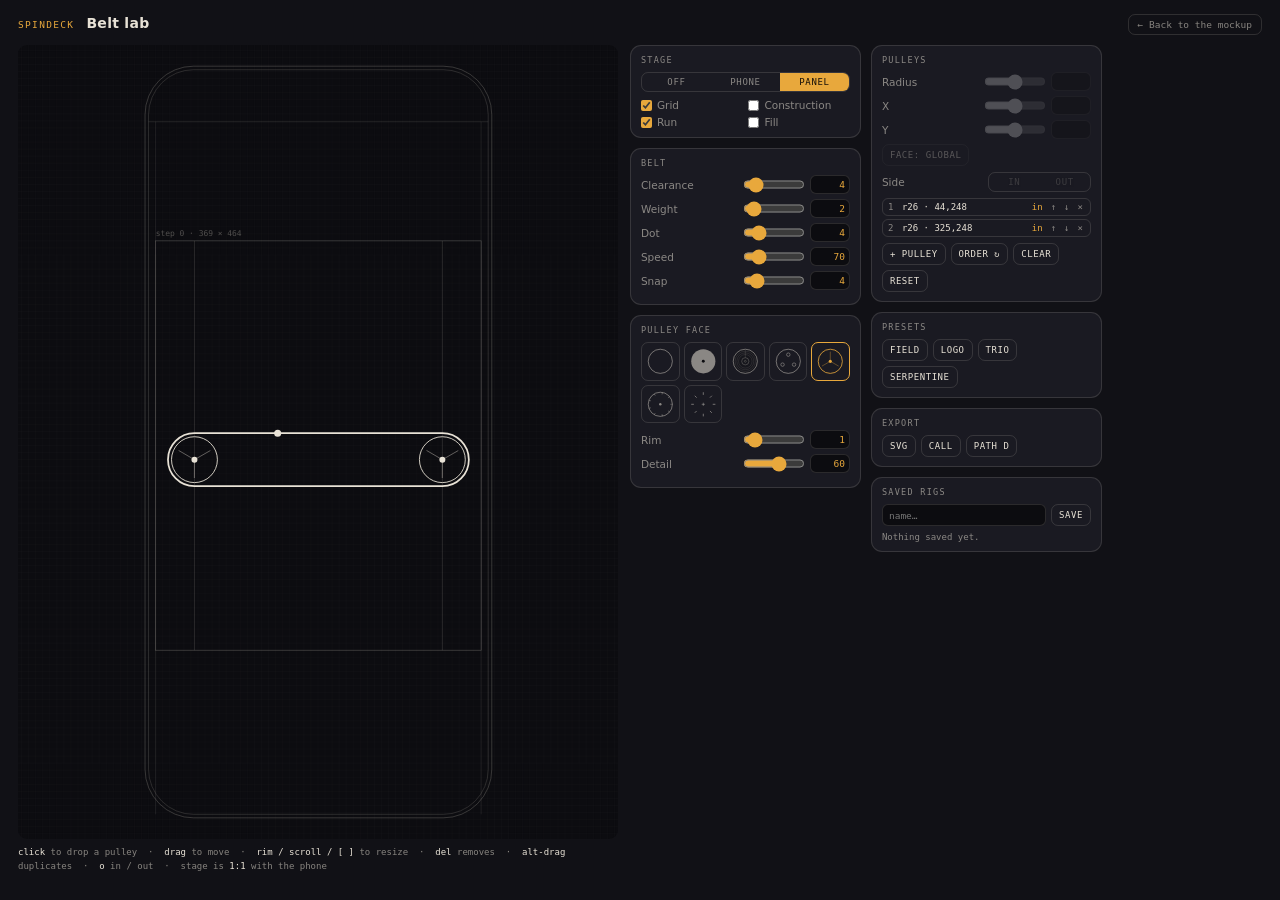
<file: belt-lab.html>
<!DOCTYPE html>
<html lang="en">
<head>
<meta charset="UTF-8">
<meta name="viewport" content="width=device-width, initial-scale=1.0">
<title>Spindeck · belt lab</title>
<!-- ============================================================
     BELT LAB — put pulleys down, the belt wraps them.
     NOT part of the mockup — a design tool, like dot-lab.html.
     Opened from the toolbar's "⌾ Belt" button, or directly.

     ⚠️ The solver is LOADED from belt.js, not copied in here, so
     there is exactly one SD_BELT to maintain — the same one the
     mix dial runs on (app.js `beltPath` is now SD_BELT.hull).

     ⚠️ THE STAGE IS 1:1 WITH THE PHONE. One unit here is one CSS
     pixel in the mockup, and the FRAME guide draws the real 393×852
     device around your work — so a pulley that looks right here is
     the size you type into screens.js. Do not rescale the stage
     without moving the frame constants with it.

     · Click empty space to drop a pulley, or press + PULLEY.
     · The belt is SD_BELT.taut — a rubber band round the wheels
       marked inside, in a plane where every wheel is solid. It works
       out the loop order, which way round each wheel it goes, and who
       it is touching at all. The list order does not affect it.
     · A pulley is INSIDE the loop (the belt wraps round it) or
       OUTSIDE it (it only presses against it — a notch, an S-bend).
       SIDE — In | Out — is the ONLY thing that decides. `o` flips it.
       ⚠️ NOTHING GUESSES. There was a classifier that worked the side
       out from position and it is gone; a wheel never changes what it
       is under your hand. Verified: an idler swept over 986 positions
       across the whole stage, side changed 0 times.
       An outside pulley KEEPS HOLD of the run it presses, however far
       past it you push — the belt is dragged along and the notch just
       gets deeper — and if you move it clear the belt goes and gets
       it. It is on the belt because you said so.
       ⚠️ Reaching a long way out means crossed tangents. That is a
       TANGLE, not an error: you asked for it and got it exactly. The
       Side control turns red and the note says how to resolve it —
       set it to In, or move it back over a run.
       ⚠️ The `out` and `off` labels report what the SOLVER did. A
       wheel the belt genuinely cannot take (it overlaps a neighbour)
       says so rather than being quietly re-wrapped.
     · Clear empties the stage; RESET puts every knob back too.
     · FOUR ways to size one: drag its rim, scroll over it, the
       Radius slider, or [ and ]. Every number can also be typed.
     · One DOT rides the belt — direction and speed at a glance.
     · Seven pulley FACES, global or per wheel, with Rim and Detail.
     · Save: named rigs in localStorage. WIP autosaves.
     · Export: SVG (serialised from the very nodes on screen, so it
       cannot drift), Call, Path d. With a frame on, coordinates come
       out RELATIVE TO IT, ready to paste.
     ============================================================ -->
<style>
  :root{
    --bg:#111116; --panel:#1a1a22; --ink:#e8e2d6; --ink-dim:rgba(232,226,214,.55);
    --gold:#e8a83c; --hair:rgba(232,226,214,.14); --bad:#e2564a; --stage:#0c0c10;
    --mono:"Space Mono","Cascadia Mono",Consolas,monospace;
    --sans:"DM Sans",system-ui,sans-serif;
  }
  *{ box-sizing:border-box; margin:0; }
  body{
    background:var(--bg); color:var(--ink); font-family:var(--sans);
    height:100vh; overflow:hidden; padding:14px 18px;
    display:flex; flex-direction:column; gap:10px;
  }
  header{ display:flex; align-items:baseline; gap:12px; flex-shrink:0; }
  h1{ font-size:14px; letter-spacing:.02em; }
  .eyebrow{ font-family:var(--mono); font-size:9.5px; text-transform:uppercase; letter-spacing:.14em; color:var(--gold); }
  .back{
    margin-left:auto; font-family:var(--mono); font-size:9.5px; text-decoration:none;
    color:var(--ink-dim); border:1px solid var(--hair); border-radius:7px; padding:4px 9px;
  }
  .back:hover{ color:var(--gold); border-color:var(--gold); }

  .lab{ display:flex; gap:12px; align-items:flex-start; min-height:0; flex:1; }
  .card{ background:var(--panel); border:1px solid var(--hair); border-radius:11px; padding:9px 10px; }
  .card h2{ font-family:var(--mono); font-size:8.5px; text-transform:uppercase; letter-spacing:.15em;
            color:var(--ink-dim); font-weight:400; margin-bottom:7px; }
  .card h2 em{ font-style:normal; color:var(--gold); }

  /* ⚠ The wrapper fixes the box and #stage matches the viewBox's aspect exactly
     — the pointer maths assumes the viewBox fills the box, so a letterboxed SVG
     would put every click in the wrong place. */
  /* ⚠ The WRAPPER carries the width, not the svg — otherwise the hint line's
     intrinsic width sizes the flex item and shoves the panel off screen. */
  .stage-wrap{ flex:0 0 auto; width:calc((100vh - 106px) * 0.7556); min-width:300px; }
  #stage{ display:block; width:100%; aspect-ratio:680/900;
          border-radius:9px; background:var(--stage); touch-action:none; cursor:crosshair; }
  .hint{ font-family:var(--mono); font-size:9px; color:var(--ink-dim); margin-top:6px; line-height:1.6; }
  .hint b{ color:var(--ink); font-weight:400; }

  /* Two balanced columns, so every setting is on screen at once. The body
     doesn't scroll — but on a short window the panel scrolls in place rather
     than being clipped out of reach. */
  .side{ column-count:2; column-gap:10px; width:472px; flex:0 0 472px;
         max-height:100%; overflow-y:auto; }
  .side .card{ break-inside:avoid; margin-bottom:10px; }

  .row{ display:flex; align-items:center; gap:5px; margin-bottom:5px; font-size:10.5px; }
  .row label{ flex:1; color:var(--ink-dim); }
  input[type=range]{ width:62px; accent-color:var(--gold); height:13px; }
  input[type=range]:disabled{ opacity:.3; }
  .num{
    width:40px; background:var(--stage); border:1px solid var(--hair); border-radius:6px;
    color:var(--gold); font-family:var(--mono); font-size:9.5px; padding:3px 4px; outline:none; text-align:right;
  }
  .num:focus{ border-color:var(--gold); }
  .num:disabled{ opacity:.35; }
  .num::-webkit-outer-spin-button, .num::-webkit-inner-spin-button{ -webkit-appearance:none; margin:0; }

  .seg{ display:flex; border:1px solid var(--hair); border-radius:7px; overflow:hidden; margin-bottom:7px; }
  .seg button{
    flex:1; padding:4px 0; background:none; border:none; cursor:pointer; color:var(--ink-dim);
    font-family:var(--mono); font-size:9px; text-transform:uppercase; letter-spacing:.07em;
  }
  .seg button.on{ background:var(--gold); color:#161009; }
  /* The Side segment sits IN a .row beside its label, so it gives up the
     block margin and takes the row's flexible half instead. */
  .seg--side{ flex:1; margin:0; }
  .seg--side button:disabled{ opacity:.3; cursor:default; }
  /* You asked for OUT and the belt could not do it — see the note under the
     list. Lit but red, so the control never quietly disagrees with the stage. */
  .seg--side button.on.warn{ background:var(--bad); color:#fff; }

  .chk{ display:flex; align-items:center; gap:5px; font-size:10.5px; color:var(--ink-dim); cursor:pointer; }
  .chk input{ accent-color:var(--gold); width:11px; height:11px; }
  .chks{ display:grid; grid-template-columns:1fr 1fr; gap:5px 6px; }

  .btn{
    padding:5px 7px; border-radius:7px; border:1px solid var(--hair); background:none;
    color:var(--ink); font-family:var(--mono); font-size:9px; cursor:pointer;
    text-transform:uppercase; letter-spacing:.06em;
  }
  .btn:hover{ border-color:var(--gold); color:var(--gold); }
  .btn:disabled{ opacity:.3; cursor:default; border-color:var(--hair); color:var(--ink); }
  .btns{ display:flex; gap:5px; flex-wrap:wrap; }

  /* ── face picker: every swatch draws itself with the real face code ── */
  #faces{ display:grid; grid-template-columns:repeat(5,1fr); gap:4px; margin-bottom:7px; }
  #faces button{
    aspect-ratio:1; border:1px solid var(--hair); border-radius:7px; background:none;
    cursor:pointer; padding:3px; color:var(--ink-dim);
  }
  #faces button.on{ border-color:var(--gold); color:var(--gold); }
  #faces button:hover{ color:var(--ink); }
  #faces svg{ width:100%; height:100%; display:block; }

  #list{ display:flex; flex-direction:column; gap:3px; max-height:104px; overflow:auto; }
  .w{
    display:flex; align-items:center; gap:4px; padding:3px 5px; border-radius:6px;
    border:1px solid var(--hair); font-family:var(--mono); font-size:9px; cursor:pointer;
  }
  .w.sel{ border-color:var(--gold); }
  .w.err{ border-color:var(--bad); }
  .w .n{ color:var(--ink-dim); width:10px; }
  .w .r{ flex:1; color:var(--ink); overflow:hidden; text-overflow:ellipsis; white-space:nowrap; }
  .w button{ background:none; border:none; color:var(--ink-dim); cursor:pointer; font-family:var(--mono); font-size:9px; padding:0 2px; }
  .w button:hover{ color:var(--gold); }
  .w button.pin{ color:var(--gold); }
  #err{ font-family:var(--mono); font-size:9px; color:var(--bad); margin-top:6px; display:none; line-height:1.55; }

  #saved{ display:flex; flex-wrap:wrap; gap:4px; margin-top:6px; }
  .chip{
    display:flex; align-items:center; gap:4px; padding:3px 6px; border-radius:6px;
    border:1px solid var(--hair); font-family:var(--mono); font-size:9px; cursor:pointer; color:var(--ink-dim);
  }
  .chip:hover{ border-color:var(--gold); color:var(--gold); }
  .chip span{ color:var(--bad); }
  .empty{ font-family:var(--mono); font-size:9px; color:var(--ink-dim); }
  #name{ flex:1; background:var(--stage); border:1px solid var(--hair); border-radius:6px; color:var(--ink);
         font-family:var(--mono); font-size:9.5px; padding:4px 6px; outline:none; min-width:0; }
  #name:focus{ border-color:var(--gold); }
  #toast{
    position:fixed; bottom:18px; left:50%; transform:translateX(-50%); background:var(--gold); color:#161009;
    font-family:var(--mono); font-size:10px; padding:6px 11px; border-radius:8px; z-index:9;
    opacity:0; transition:opacity .2s; pointer-events:none;
  }
  /* ⚠ Geometry probe. It must stay RENDERED — isPointInFill and getTotalLength
     both return nothing on a display:none element. */
  #probe{ position:absolute; width:1px; height:1px; opacity:0; pointer-events:none; left:-9999px; }
</style>
</head>
<body>

<header>
  <span class="eyebrow">Spindeck</span>
  <h1>Belt lab</h1>
  <a class="back" href="index.html">← Back to the mockup</a>
</header>

<div class="lab">

  <div class="stage-wrap">
    <svg id="stage" viewBox="0 0 680 900"></svg>
    <div class="hint">
      <b>click</b> to drop a pulley &nbsp;·&nbsp; <b>drag</b> to move &nbsp;·&nbsp;
      <b>rim / scroll / [ ]</b> to resize &nbsp;·&nbsp; <b>del</b> removes &nbsp;·&nbsp;
      <b>alt-drag</b> duplicates &nbsp;·&nbsp; <b>o</b> in / out &nbsp;·&nbsp;
      stage is <b>1:1</b> with the phone
    </div>
  </div>

  <div class="side">

    <div class="card">
      <h2>Stage</h2>
      <div class="seg" id="frame">
        <button data-f="off">Off</button>
        <button data-f="phone">Phone</button>
        <button data-f="panel" class="on">Panel</button>
      </div>
      <div class="chks">
        <label class="chk"><input type="checkbox" id="grid" checked> Grid</label>
        <label class="chk"><input type="checkbox" id="cons"> Construction</label>
        <label class="chk"><input type="checkbox" id="run" checked> Run</label>
        <label class="chk"><input type="checkbox" id="fill"> Fill</label>
      </div>
    </div>

    <div class="card">
      <h2>Belt</h2>
      <div class="row"><label>Clearance</label><input type="range" id="gap"  min="0"   max="40"  step="1"><input type="number" class="num" id="gapN"></div>
      <div class="row"><label>Weight</label>   <input type="range" id="wt"   min="0.5" max="24"  step="0.5"><input type="number" class="num" id="wtN"></div>
      <div class="row"><label>Dot</label>      <input type="range" id="dotR" min="0"   max="24"  step="0.5"><input type="number" class="num" id="dotRN"></div>
      <div class="row"><label>Speed</label>    <input type="range" id="spd"  min="0"   max="400" step="10"><input type="number" class="num" id="spdN"></div>
      <div class="row"><label>Snap</label>     <input type="range" id="snap" min="0"   max="32"  step="1"><input type="number" class="num" id="snapN"></div>
    </div>

    <div class="card">
      <h2>Pulley face</h2>
      <div id="faces"></div>
      <div class="row"><label>Rim</label>   <input type="range" id="rim" min="0.25" max="8"   step="0.25"><input type="number" class="num" id="rimN"></div>
      <div class="row"><label>Detail</label><input type="range" id="det" min="0"    max="100" step="5"><input type="number" class="num" id="detN"></div>
    </div>

    <div class="card">
      <h2>Pulleys <em id="selN"></em></h2>
      <div class="row"><label>Radius</label><input type="range" id="rad" min="4" max="200" step="1" disabled><input type="number" class="num" id="radN" disabled></div>
      <div class="row"><label>X</label><input type="range" id="px" min="-200" max="900" step="1" disabled><input type="number" class="num" id="pxN" disabled></div>
      <div class="row"><label>Y</label><input type="range" id="py" min="-200" max="900" step="1" disabled><input type="number" class="num" id="pyN" disabled></div>
      <div class="btns" style="margin-bottom:6px">
        <button class="btn" id="b-face" disabled>Face: global</button>
      </div>
      <!-- One click per state, no cycling: this is the control that decides
           whether the belt goes ROUND a pulley or only presses against it, and
           it overrules "Side follows position" for that wheel. -->
      <div class="row" style="margin-bottom:6px">
        <label>Side</label>
        <div class="seg seg--side" id="side">
          <button data-s="in"  title="The belt goes round it">In</button>
          <button data-s="out" title="The belt only presses against it — a notch">Out</button>
        </div>
      </div>
      <div id="list"></div>
      <div id="err"></div>
      <div class="btns" style="margin-top:6px">
        <button class="btn" id="b-add">+ Pulley</button>
        <button class="btn" id="b-order" title="Sort the list by bearing — numbering only, the belt is unaffected">Order ↻</button>
        <button class="btn" id="b-clear" title="Remove every pulley — settings stay">Clear</button>
        <button class="btn" id="b-reset" title="Back to the factory rig: settings, faces and all">Reset</button>
      </div>
    </div>

    <div class="card">
      <h2>Presets</h2>
      <div class="btns" id="presets">
        <button class="btn" data-p="field">Field</button>
        <button class="btn" data-p="logo">Logo</button>
        <button class="btn" data-p="trio">Trio</button>
        <button class="btn" data-p="serp">Serpentine</button>
      </div>
    </div>

    <div class="card">
      <h2>Export</h2>
      <div class="btns">
        <button class="btn" id="x-svg">SVG</button>
        <button class="btn" id="x-call">Call</button>
        <button class="btn" id="x-path">Path d</button>
      </div>
    </div>

    <div class="card">
      <h2>Saved rigs</h2>
      <div class="btns">
        <input id="name" placeholder="name…" spellcheck="false">
        <button class="btn" id="b-save">Save</button>
      </div>
      <div id="saved"></div>
    </div>

  </div>
</div>

<svg id="probe"><path id="probe-p"></path></svg>
<div id="toast"></div>

<script src="belt.js?v=1"></script>
<script>
/* ══════════════════════════════════════════════════════════════════════════
   A rig is a list of wheels plus the belt settings. Everything on screen is
   derived from it, and it is exactly what the export writes out.
   ══════════════════════════════════════════════════════════════════════════ */
const KEY = 'spindeck-belt-lab', LIB = 'spindeck-belt-rigs';
const INK = '#e8e2d6', GOLD = '#e8a83c', RED = '#e2564a', STAGE = '#0c0c10';
const TAU = Math.PI * 2;
const VW = 680, VH = 900;

/* ══════════════════════════════════════════════════════════════════════════
   THE PHONE, 1:1
   ══════════════════════════════════════════════════════════════════════════
   One stage unit is one CSS pixel in the mockup, so what you draw here is the
   size you type into screens.js. Traced from style.css (--pw/--ph/--pr/--sr)
   and the onboarding chrome in app.css:

     device 393×852, radius 55 · screen inset 4, radius 51 · status bar 59
     chrome above the panel: .ob-top 8+12=20, .ob-rail 14+32=46
     .ob-footer ≈ 118 · the step-0 plate is 369×464, centred in what is left

   ⚠ Resize the stage and these must move with it, or the guide quietly lies.
   ══════════════════════════════════════════════════════════════════════════ */
const PHONE  = { x: 144, y: 24, w: 393, h: 852, r: 55 };
const SCREEN = { x: 148, y: 28, w: 385, h: 844, r: 51 };
const APP_Y  = 87;                                   // SCREEN.y + 59 status bar
const PANEL  = { x: 156, y: 222, w: 369, h: 464 };   // step 0's plate, in place

const S = {
  wheels: [],            // { x, y, r, side, pin?, face? }   side: 1 in, -1 out
  frame: 'panel',
  gap: 4, wt: 2, dotR: 4, spd: 70, snap: 4, rim: 1, det: 60,
  face: 'spoke',
  run: true, grid: true, cons: false, fill: false,
  sel: -1, lastR: 28,
};

/* The factory rig. Snapshotted HERE, before the WIP autosave is merged in at
   boot, so Reset always has somewhere clean to get back to no matter what the
   last session left behind. */
const DEFAULTS = JSON.parse(JSON.stringify(S));

/* Presets are AT PHONE SCALE and sit inside the frame — that is the point of
   the guide. `field` is the real onboarding handle bubble: two equal pulleys on
   the plate's x=44 / x=325 rules at y=248, which is why both runs come out
   exactly level. */
const PRESETS = {
  field: [{ x: PANEL.x + 44, y: PANEL.y + 248, r: 26, side: 1 },
          { x: PANEL.x + 325, y: PANEL.y + 248, r: 26, side: 1 }],
  // The mark itself. Their shared BASELINE (300+88 = 366+22) is what makes the
  // bottom run horizontal — drag one up and watch it stop being.
  logo:  [{ x: 270, y: 300, r: 88, side: 1 }, { x: 440, y: 366, r: 22, side: 1 }],
  trio:  [{ x: 240, y: 300, r: 44, side: 1 }, { x: 440, y: 300, r: 44, side: 1 }, { x: 340, y: 460, r: 26, side: 1 }],
  /* An OUTSIDE pulley pressing in: the belt goes concave over it.
     ⚠ An idler STRADDLES the run it deflects, and which side its CENTRE falls
     is the whole thing. The top run here is at y = 520 - (52 + 4) = 464, so:
         centre ABOVE it   (444 < 464)  → it presses down. A dip.
         centre BELOW it   (470 > 464)  → it is just another inside pulley and
                                          the loop bulges UP to swallow it.
     The reach then sets how deep: dip = (y + r + gap) - run = 444+48-464 = 28,
     and its ceiling is r + gap, so a deeper notch needs a BIGGER idler, not a
     higher one. This preset has been wrong twice — check both sums after any
     rescale. */
  serp:  [{ x: 230, y: 520, r: 52, side: 1 }, { x: 340, y: 444, r: 44, side: -1 }, { x: 450, y: 520, r: 52, side: 1 }],
};

const svg = document.getElementById('stage');
const probe = document.getElementById('probe-p');
const NS = 'http://www.w3.org/2000/svg';
const $ = id => document.getElementById(id);
const el = (t, a) => { const n = document.createElementNS(NS, t); for (const k in a) n.setAttribute(k, a[k]); return n; };

/* What the solver found. `wrap` is keyed by wheel index and holds the side the
   belt ACTUALLY takes round that wheel — which is the solver's answer, not the
   `side` you asked for; a wheel with no entry is one the belt never reaches. */
let bad = [], off = [], tangle = [], wrap = {}, PATH = '', SPIN = 0, LAST = 0;

// Where frame-relative coordinates are measured from — also what the grid and
// the snap align to, so an 8 you count here is an 8 the app counts.
function origin() {
  if (S.frame === 'panel') return { x: PANEL.x, y: PANEL.y };
  if (S.frame === 'phone') return { x: SCREEN.x + 8, y: APP_Y };
  return { x: 0, y: 0 };
}

/* ══════════════════════════════════════════════════════════════════════════
   INSIDE OR OUTSIDE — YOU SAY. THERE IS NO GUESS.
   ══════════════════════════════════════════════════════════════════════════
   A pulley is INSIDE the loop (side +1, the belt wraps round its outside) or
   OUTSIDE it (side -1, it only presses against it — a notch, an S-bend), and
   the SIDE control is the only thing that decides. Every wheel carries `pin`,
   so `taut` treats every side as binding and never re-wraps one.

   ⚠ THERE WAS A `classify` HERE AND IT IS GONE — about eighty lines: contact
   acquisition, stickiness in both directions, a `cameFrom` WeakMap holding
   which side of the belt each wheel last came from, and a frozen contact band
   to tell "pushing in" from "pulling out". Every piece was added to fix a real
   complaint and every piece made the tool less predictable, because the same
   drag meant different things depending on history you could not see, and a
   wheel could change what it WAS under your hand. The Aphex string-and-pulley
   tool (https://aphex.makisoftware.com/) never guesses — "it is up to you to
   flip between IN and OUT to resolve tangles or create concave contours" — and
   it is right. A guess that is correct nine times out of ten is worse than no
   guess, because you have to check it every time.

   ⚠ DO NOT BRING IT BACK. If a rig is tedious to set up, the answer is a
   better control, not a cleverer inference.
   ══════════════════════════════════════════════════════════════════════════ */

/* ══════════════════════════════════════════════════════════════════════════
   PULLEY FACES
   ══════════════════════════════════════════════════════════════════════════
   Each face is (r, ink, det) -> [nodes], drawn about the ORIGIN; the caller
   translates and rotates it. Keeping them origin-relative is what lets the
   same code draw the picker's swatches AND the real thing, so a swatch can
   never drift from what it selects.

   `det` (0–1) is the Detail slider: how much of a face's optional furniture to
   draw. At 0 every face collapses toward a bare rim — the honest way to make
   one quiet, rather than adding a separate "simple" face for each.

   ⚠ Every face needs a mark that BREAKS ROTATIONAL SYMMETRY, or it looks dead
   while it spins. That is why `record` carries a lead-in groove: real record
   furniture is all concentric and would sit perfectly still.
   ══════════════════════════════════════════════════════════════════════════ */
const FACES = {
  ring: (r, ink) => [el('circle', { r: r, fill: 'none', stroke: ink, 'stroke-width': S.rim })],

  disc: (r, ink, det) => [
    el('circle', { r: r, fill: ink, stroke: 'none' }),
    ...(det > .2 ? [el('circle', { r: Math.max(1.2, r * .12), fill: STAGE, stroke: 'none' })] : []),
  ],

  record: (r, ink, det) => {
    const o = [el('circle', { r: r, fill: '#16161c', stroke: ink, 'stroke-width': S.rim })];
    [.84, .70, .56].forEach((k, i) => {
      if (det > .15 + i * .22) o.push(el('circle', { r: (r * k).toFixed(2), fill: 'none', stroke: ink, 'stroke-width': S.rim * .5, opacity: .45 }));
    });
    o.push(el('circle', { r: (r * .30).toFixed(2), fill: 'none', stroke: ink, 'stroke-width': S.rim * .7, opacity: .7 }));
    o.push(el('line', { x1: 0, y1: (-r * .30).toFixed(2), x2: 0, y2: (-r * .92).toFixed(2), stroke: ink, 'stroke-width': S.rim * .6, opacity: .5 }));
    o.push(el('circle', { r: Math.max(1.2, r * .07).toFixed(2), fill: STAGE, stroke: ink, 'stroke-width': S.rim * .5 }));
    return o;
  },

  /* The motor from the logo: three lightening holes on a bolt circle.
     ⚠ Detail drives their SIZE, never their count. Interpolating the count
     showed two of the three at mid-detail, which does not read as "less
     detail" — it reads as a bug. Three or none. */
  motor: (r, ink, det) => {
    const o = [el('circle', { r: r, fill: 'none', stroke: ink, 'stroke-width': S.rim })];
    if (det < .1) return o;
    const hr = Math.max(1.2, r * (.09 + det * .09));
    for (let i = 0; i < 3; i++) {
      const a = (-90 + i * 120) * Math.PI / 180;
      o.push(el('circle', {
        cx: (Math.cos(a) * r * .55).toFixed(2), cy: (Math.sin(a) * r * .55).toFixed(2),
        r: hr.toFixed(2), fill: 'none', stroke: ink, 'stroke-width': S.rim * .8,
      }));
    }
    if (det > .6) o.push(el('circle', { r: (r * .55).toFixed(2), fill: 'none', stroke: ink, 'stroke-width': S.rim * .4, opacity: .3 }));
    return o;
  },

  spoke: (r, ink, det) => {
    const o = [el('circle', { r: r, fill: 'none', stroke: ink, 'stroke-width': S.rim })];
    const n = Math.max(1, Math.round(1 + det * 4));
    for (let i = 0; i < n; i++) {
      const a = (-90 + i * 360 / n) * Math.PI / 180;
      o.push(el('line', {
        x1: 0, y1: 0, x2: (Math.cos(a) * r * .8).toFixed(2), y2: (Math.sin(a) * r * .8).toFixed(2),
        stroke: ink, 'stroke-width': S.rim * .8, opacity: .55,
      }));
    }
    o.push(el('circle', { r: Math.max(1.5, r * .13).toFixed(2), fill: ink, stroke: 'none' }));
    return o;
  },

  // Teeth left the belt, so this is where they went — and on a timing drive
  // the teeth belong to the sprocket anyway.
  sprocket: (r, ink, det) => {
    const o = [el('circle', { r: r, fill: 'none', stroke: ink, 'stroke-width': S.rim })];
    const n = Math.max(6, Math.round(TAU * r / 11)), d = r * (.10 + det * .12);
    for (let i = 0; i < n; i++) {
      const a = i * TAU / n;
      o.push(el('line', {
        x1: (Math.cos(a) * (r - d)).toFixed(2), y1: (Math.sin(a) * (r - d)).toFixed(2),
        x2: (Math.cos(a) * r).toFixed(2),       y2: (Math.sin(a) * r).toFixed(2),
        stroke: ink, 'stroke-width': S.rim * .8, opacity: .8,
      }));
    }
    o.push(el('circle', { r: Math.max(1.5, r * .1).toFixed(2), fill: ink, stroke: 'none' }));
    return o;
  },

  // Almost nothing: index marks at the quarters and a centre cross. For when
  // the belt is the drawing and a wheel only has to say where it is.
  open: (r, ink, det) => {
    const o = [], n = det > .5 ? 8 : 4, len = r * .22;
    for (let i = 0; i < n; i++) {
      const a = i * TAU / n;
      o.push(el('line', {
        x1: (Math.cos(a) * (r - len)).toFixed(2), y1: (Math.sin(a) * (r - len)).toFixed(2),
        x2: (Math.cos(a) * r).toFixed(2),         y2: (Math.sin(a) * r).toFixed(2),
        stroke: ink, 'stroke-width': S.rim,
      }));
    }
    const c = Math.max(2, r * .1);
    o.push(el('line', { x1: -c, y1: 0, x2: c, y2: 0, stroke: ink, 'stroke-width': S.rim * .8 }));
    o.push(el('line', { x1: 0, y1: -c, x2: 0, y2: c, stroke: ink, 'stroke-width': S.rim * .8 }));
    return o;
  },
};
const FACE_KEYS = Object.keys(FACES);

/* One wheel, placed and turned. ⚠ omega = v / r off ONE belt speed, so a small
   pulley visibly spins faster — that ratio IS the logo. The belt rides at
   r + clearance, so that is what sets omega, not r. */
function wheelNode(w, i, forExport) {
  const face = FACES[w.face] || FACES[S.face] || FACES.spoke;
  const near = bad.includes(i) || bad.includes((i - 1 + S.wheels.length) % S.wheels.length);
  const ink = forExport ? INK : (near ? RED : (i === S.sel ? GOLD : INK));
  // ⚠ Driven by the BELT, so an idler turns backwards and a wheel the belt
  // never reaches does not turn at all — the clearest tell that it is off it.
  const s = wrap[i];
  const rot = s === undefined ? 0 : (s < 0 ? -SPIN : SPIN) / Math.max(w.r + S.gap, 1) * 180 / Math.PI;
  // Backed off the belt: still a wheel, just not driven. Fade it so you can see
  // at a glance which idler stopped reaching.
  const g = el('g', { transform: 'translate(' + w.x + ' ' + w.y + ') rotate(' + rot.toFixed(2) + ')',
                      opacity: (!forExport && off.includes(i)) ? .32 : 1 });
  face(w.r, ink, S.det / 100).forEach(n => g.appendChild(n));
  return g;
}

/* ══════════════════════════════════════════════════════════════════════════
   Render. `build()` returns only the parts that belong in an export — belt,
   wheels — so the SVG export is provably the drawing you are looking at.
   ══════════════════════════════════════════════════════════════════════════ */
/* ══════════════════════════════════════════════════════════════════════════
   The belt is one call now — SD_BELT.taut, a rubber band round the wheels
   marked inside, in a plane where every wheel is solid.

   ⚠ Everything this file used to do to keep an outside pulley honest is GONE,
   because the solver cannot get those wrong: the SEATING (moving an idler to
   the list slot beside the run it presses), the SLACK pass, the stand-down
   fallback, and the list ORDER itself. `route` needed all of it because it
   drew whatever tangent your side flag implied and had no idea where the belt
   would really go. Don't reintroduce any of it here.
   ══════════════════════════════════════════════════════════════════════════ */
function solve() {
  const r = SD_BELT.taut(S.wheels, S.gap);
  bad = r.bad;                       // could not be honoured — re-wrapped or dropped
  tangle = r.tangle;                 // honoured exactly, and the belt crosses itself
  off = r.off;                       // not touching the belt at all
  wrap = {};                         // and, for those that are, which way round
  r.on.forEach(c => { wrap[c.i] = c.side; });
  return r.d;
}

function build(forExport) {
  const out = [];
  if (PATH) {
    if (S.fill) out.push(el('path', { d: PATH, fill: 'rgba(232,226,214,.06)', stroke: 'none' }));
    out.push(el('path', { d: PATH, fill: 'none', stroke: INK, 'stroke-width': S.wt, 'stroke-linejoin': 'round' }));
  }
  S.wheels.forEach((w, i) => out.push(wheelNode(w, i, forExport)));
  return out;
}

function drawFrame() {
  if (S.frame === 'off') return;
  const g = el('g', {});
  const line = (a, b, c, d, o) => g.appendChild(el('line', { x1: a, y1: b, x2: c, y2: d, stroke: INK, 'stroke-width': .75, opacity: o }));
  const box = (r, rad, o) => g.appendChild(el('rect', {
    x: r.x, y: r.y, width: r.w, height: r.h, rx: rad, fill: 'none', stroke: INK, 'stroke-width': .75, opacity: o }));

  box(PHONE, PHONE.r, .3);                                       // device
  box(SCREEN, 51, .22);                                          // glass
  line(SCREEN.x, APP_Y, SCREEN.x + SCREEN.w, APP_Y, .16);        // status bar
  // The 8px margin the progress belt and the plate both sit on.
  line(SCREEN.x + 8, APP_Y, SCREEN.x + 8, SCREEN.y + SCREEN.h, .12);
  line(SCREEN.x + SCREEN.w - 8, APP_Y, SCREEN.x + SCREEN.w - 8, SCREEN.y + SCREEN.h, .12);

  if (S.frame === 'panel') {
    box(PANEL, 0, .28);                                          // step 0's plate box
    line(PANEL.x + 44, PANEL.y, PANEL.x + 44, PANEL.y + PANEL.h, .2);    // the text column
    line(PANEL.x + 325, PANEL.y, PANEL.x + 325, PANEL.y + PANEL.h, .2);  // its mirror
    const t = el('text', { x: PANEL.x, y: PANEL.y - 6, fill: INK, 'font-size': 9, opacity: .3,
                           'font-family': 'Space Mono, monospace' });
    t.textContent = 'step 0 · 369 × 464';
    g.appendChild(t);
  }
  svg.appendChild(g);
}

function draw() {
  PATH = solve();
  svg.textContent = '';

  if (S.grid) {
    // Aligned to the frame, so the 8s you count here are the app's 8s.
    const o = origin(), g = el('g', {}), step = 8;
    for (let x = o.x % step; x <= VW; x += step) g.appendChild(el('line', { x1: x, y1: 0, x2: x, y2: VH, stroke: INK, 'stroke-width': .5, opacity: .035 }));
    for (let y = o.y % step; y <= VH; y += step) g.appendChild(el('line', { x1: 0, y1: y, x2: VW, y2: y, stroke: INK, 'stroke-width': .5, opacity: .035 }));
    svg.appendChild(g);
  }
  drawFrame();

  /* Construction: the circle the belt actually rides is the wheel PLUS the
     clearance — the number people forget when a belt looks loose. */
  if (S.cons) S.wheels.forEach(w => {
    svg.appendChild(el('circle', { cx: w.x, cy: w.y, r: w.r + S.gap, fill: 'none', stroke: GOLD, 'stroke-width': .6, opacity: .4 }));
    svg.appendChild(el('line', { x1: w.x - 7, y1: w.y, x2: w.x + 7, y2: w.y, stroke: GOLD, 'stroke-width': .6, opacity: .55 }));
    svg.appendChild(el('line', { x1: w.x, y1: w.y - 7, x2: w.x, y2: w.y + 7, stroke: GOLD, 'stroke-width': .6, opacity: .55 }));
  });

  const parts = build(false);
  const beltEl = parts.find(n => n.tagName === 'path' && n.getAttribute('fill') === 'none');
  parts.forEach(n => svg.appendChild(n));

  /* ONE dot riding the belt. ⚠ getPointAtLength needs an element that is
     already laid out, so this runs AFTER the append, never before. */
  if (S.dotR && beltEl && beltEl.getTotalLength) {
    const L = beltEl.getTotalLength();
    if (L) {
      const p = beltEl.getPointAtLength(((SPIN % L) + L) % L);
      svg.appendChild(el('circle', { cx: p.x.toFixed(2), cy: p.y.toFixed(2), r: S.dotR, fill: INK, stroke: 'none' }));
    }
  }

  /* ⚠ These read `wrap`, the side the belt ACTUALLY took, not `w.side`. Asking
     for outside and being outside are different things — a wheel nowhere near
     the belt is neither, and says so. */
  if (S.wheels.some((w, i) => wrap[i] !== 1)) S.wheels.forEach((w, i) => {
    const t = el('text', { x: w.x, y: w.y + w.r + 12, fill: 'rgba(232,226,214,.5)', 'font-size': 8.5,
                           'font-family': 'Space Mono, monospace', 'text-anchor': 'middle' });
    t.textContent = (i + 1) + (wrap[i] === -1 ? ' out' : wrap[i] === undefined ? ' off' : '');
    svg.appendChild(t);
  });

  /* Three things worth saying, and NOT "that pulley isn't touching" — a wheel
     off the belt is an ordinary state you can already see (faded, "off"). */
  const err = $('err');
  const say = (msg, col) => { err.style.display = 'block'; err.style.color = col; err.textContent = msg; };
  if (S.wheels.length && !S.wheels.some(w => w.side !== -1)) {
    say('Every pulley is outside — there is no loop for them to press on. Put at least two inside.', GOLD);
  } else if (!PATH && S.wheels.length > 1) {
    say('No belt over this rig.', '');
  } else if (tangle.length) {
    /* Not an error — you asked for it and you got it, exactly. The belt has
       crossed itself getting out to a pulley locked Out; flipping it to In,
       moving it back over a run, or shrinking it are all ways out, and which
       one is right is a design decision, not a solver's. */
    say('The belt crosses itself reaching pulley ' + tangle.map(i => i + 1).join(', ') +
        ' — it is set to Out, so the belt goes and gets it however far away it is. ' +
        'Set it to In, or move it back over a run, to untangle.', GOLD);
  } else if (bad.length) {
    /* ⚠ SAY WHY. These are wheels you asked to be OUTSIDE that the belt could
       not press against, so it went round them instead — and an override you
       cannot see is the worst kind. Two causes, and they need different
       answers, so name the one that applies. */
    const jammed = i => S.wheels.some((k, j) => j !== i &&
      Math.hypot(k.x - S.wheels[i].x, k.y - S.wheels[i].y) < k.r + S.wheels[i].r + 2 * S.gap);
    const names = bad.map(i => i + 1).join(', ');
    say('Pulley ' + names + ' could not press on the belt — it goes round it instead. ' +
        (bad.every(jammed)
          ? 'It overlaps a neighbour, so there is no gap to thread a belt through. Move it clear or shrink it.'
          : 'It is wider than the loop it sits in, so it holds both runs apart rather than pressing on one. ' +
            'Shrink it, or move it back over a single run.'), GOLD);
  } else err.style.display = 'none';
}

/* ⚠ THE PANEL IS NOT REDRAWN BY THE ANIMATION. `draw` is the stage and only the
   stage, because `tick` calls it on every frame the belt is turning — and the
   panel rebuild used to be on the end of it, so `renderSelected` was writing
   `radN.value` sixty times a second straight over whatever you were typing in
   it. Every keystroke landed and was immediately overwritten, with the caret
   thrown to the end. Anything that changes STATE calls `paint`; the spin calls
   `draw`. */
function paint() { draw(); renderList(); renderSelected(); }

function renderFaces() {
  const box = $('faces');
  box.innerHTML = '';
  FACE_KEYS.forEach(k => {
    const b = document.createElement('button');
    b.title = k;
    b.className = S.face === k ? 'on' : '';
    const s = document.createElementNS(NS, 'svg');
    s.setAttribute('viewBox', '-19 -19 38 38');
    FACES[k](15, 'currentColor', S.det / 100).forEach(n => s.appendChild(n));
    b.appendChild(s);
    b.onclick = () => { S.face = k; renderFaces(); commit(); };
    box.appendChild(b);
  });
}

function renderList() {
  const L = $('list');
  L.innerHTML = '';
  if (!S.wheels.length) { L.innerHTML = '<div class="empty">No pulleys — click the stage.</div>'; return; }
  const o = origin();
  S.wheels.forEach((w, i) => {
    const d = document.createElement('div');
    d.className = 'w' + (i === S.sel ? ' sel' : '') + (bad.includes(i) ? ' err' : '');
    d.innerHTML =
      '<span class="n">' + (i + 1) + '</span>' +
      '<span class="r">r' + w.r + ' · ' + (w.x - o.x) + ',' + (w.y - o.y) + (w.face ? ' · ' + w.face : '') + '</span>' +
      '<button class="' + (w.pin ? 'pin' : '') + '" title="Inside / outside — click to pin">' +
        (wrap[i] === -1 ? 'out' : wrap[i] === undefined ? 'off' : 'in') + '</button>' +
      '<button title="Earlier">↑</button><button title="Later">↓</button><button title="Delete">×</button>';
    const b = d.querySelectorAll('button');
    d.onclick = () => { S.sel = i; paint(); };
    b[0].onclick = e => { e.stopPropagation(); cycleSide(w); };
    b[1].onclick = e => { e.stopPropagation(); reorder(i, -1); };
    b[2].onclick = e => { e.stopPropagation(); reorder(i, +1); };
    b[3].onclick = e => { e.stopPropagation(); S.wheels.splice(i, 1); S.sel = -1; commit(); };
    L.appendChild(d);
  });
}
/* auto → pinned OUTSIDE → pinned inside → auto.
   ⚠ Outside comes FIRST on purpose. The old cycle went auto → pinned inside
   first, and since auto almost always says "inside" already, the first press
   changed nothing you could see — the button looked broken and you gave up
   before reaching the state you actually wanted. Outside is the reason anyone
   touches this control, so it is one press away. */
const sideState = w => !w ? '' : (w.side === -1 ? 'out' : 'in');
// In ↔ Out. Two states, because there are two.
function cycleSide(w) { w.side = w.side === -1 ? 1 : -1; commit(); }
function reorder(i, dir) {
  const j = i + dir; if (j < 0 || j >= S.wheels.length) return;
  const t = S.wheels[i]; S.wheels[i] = S.wheels[j]; S.wheels[j] = t;
  S.sel = j; commit();
}

function renderSelected() {
  const w = S.wheels[S.sel], o = origin();
  $('selN').textContent = w ? '· ' + (S.sel + 1) : '';
  ['rad', 'radN', 'px', 'pxN', 'py', 'pyN'].forEach(k => { $(k).disabled = !w; });
  $('b-face').disabled = !w;
  document.querySelectorAll('#side button').forEach(b => {
    b.disabled = !w;
    const on = sideState(w) === b.dataset.s;
    b.classList.toggle('on', on);
    b.classList.toggle('warn', on && b.dataset.s === 'out' && (bad.includes(S.sel) || tangle.includes(S.sel)));
  });
  if (w) {
    put($('rad'), Math.min(200, w.r)); put($('radN'), w.r);
    put($('px'), w.x - o.x);            put($('pxN'), w.x - o.x);
    put($('py'), w.y - o.y);            put($('pyN'), w.y - o.y);
  } else {
    ['radN', 'pxN', 'pyN'].forEach(k => put($(k), ''));
  }
  $('b-face').textContent = 'Face: ' + (w && w.face ? w.face : 'global');
}

/* ── Pointer ───────────────────────────────────────────────────────────── */
// Snap runs OFF THE FRAME ORIGIN, so an 8 here is an 8 in the app.
function snapX(v) { const o = origin().x; return S.snap ? o + Math.round((v - o) / S.snap) * S.snap : Math.round(v); }
function snapY(v) { const o = origin().y; return S.snap ? o + Math.round((v - o) / S.snap) * S.snap : Math.round(v); }
function at(e) {
  const b = svg.getBoundingClientRect();
  return { x: (e.clientX - b.left) * VW / b.width, y: (e.clientY - b.top) * VH / b.height };
}
function hit(p) {
  for (let i = S.wheels.length - 1; i >= 0; i--) {
    const w = S.wheels[i], d = Math.hypot(p.x - w.x, p.y - w.y);
    // ⚠ Scale the rim band to the wheel — a fixed band makes a small pulley all rim.
    const band = Math.min(9, Math.max(3, w.r * .35));
    if (Math.abs(d - w.r) < band) return { i: i, part: 'rim' };
    if (d < w.r) return { i: i, part: 'body' };
  }
  return null;
}
/* A new wheel goes in beside the one it lands nearest. For a route that matters
   — dropping an idler between two wheels has to land BETWEEN them in the list,
   or the belt tries to reach it from the far side of the rig. */
/* ⚠ APPENDED, not inserted beside the nearest wheel. That insertion existed to
   seat a new pulley correctly in `route`'s ORDERED loop; `taut` works the order
   out for itself, so all it did was renumber the list under you every time you
   dropped something. A new pulley goes on the end and keeps its number.
   ⚠ Pinned: a new pulley is an INSIDE pulley because you put it there. */
function addAt(x, y) {
  const w = { x: x, y: y, r: S.lastR, side: 1, pin: true };
  S.wheels.push(w);
  S.sel = S.wheels.length - 1;
  commit();
  return w;
}
let drag = null;
svg.addEventListener('pointerdown', e => {
  const p = at(e), h = hit(p);
  /* ⚠ Placing hands straight over to the drag, so one gesture drops the pulley
     AND positions it. It used to return here, which meant every new pulley
     landed where you clicked and then had to be found and grabbed again — and
     if you had moved at all while clicking, it stayed put and you were dragging
     nothing. */
  if (!h) {
    const w = addAt(snapX(p.x), snapY(p.y));
    drag = { part: 'body', dx: p.x - w.x, dy: p.y - w.y };
    svg.setPointerCapture(e.pointerId);
    return;
  }
  S.sel = h.i;
  if (e.altKey && h.part === 'body') {
    S.wheels.splice(h.i + 1, 0, Object.assign({}, S.wheels[h.i]));
    S.sel = h.i + 1;
  }
  const w = S.wheels[S.sel];
  drag = { part: h.part, dx: p.x - w.x, dy: p.y - w.y };
  svg.setPointerCapture(e.pointerId);
  paint();
});
svg.addEventListener('pointermove', e => {
  if (!drag) return;
  const p = at(e), w = S.wheels[S.sel]; if (!w) return;
  if (drag.part === 'body') { w.x = snapX(p.x - drag.dx); w.y = snapY(p.y - drag.dy); }
  else { const k = S.snap || 1; w.r = Math.max(4, Math.round(Math.hypot(p.x - w.x, p.y - w.y) / k) * k); S.lastR = w.r; }
  commit();
});
addEventListener('pointerup', () => { drag = null; });
svg.addEventListener('wheel', e => {
  const h = hit(at(e)); if (!h) return;
  e.preventDefault();
  const w = S.wheels[h.i];
  w.r = Math.max(4, w.r - Math.sign(e.deltaY) * (S.snap || 2));
  S.sel = h.i; S.lastR = w.r; commit();
}, { passive: false });

addEventListener('keydown', e => {
  if (/input|select|textarea/i.test(e.target.tagName)) return;
  const w = S.wheels[S.sel]; if (!w) return;
  const k = S.snap || 1;
  // `o` is the Side control on the keyboard — an idler is one keystroke away.
  if (e.key === 'o' || e.key === 'O') { e.preventDefault(); cycleSide(w); return; }
  if (e.key === 'Backspace' || e.key === 'Delete') { S.wheels.splice(S.sel, 1); S.sel = -1; }
  else if (e.key === 'ArrowLeft')  w.x -= k;
  else if (e.key === 'ArrowRight') w.x += k;
  else if (e.key === 'ArrowUp')    w.y -= k;
  else if (e.key === 'ArrowDown')  w.y += k;
  else if (e.key === '[')          { w.r = Math.max(4, w.r - k); S.lastR = w.r; }
  else if (e.key === ']')          { w.r += k; S.lastR = w.r; }
  else return;
  e.preventDefault(); commit();
});

/* ── Controls ──────────────────────────────────────────────────────────── */
/* Every number is a slider AND a field — type it or drag it, both write the
   same state. The field clamps but does not rewrite what you are typing, so
   "1" on its way to "12" survives. */
/* ⚠ Writing to an input while it has focus resets the caret to the end, so a
   field that is written back on every commit cannot be typed in — you get one
   character, then the cursor jumps. Leave the focused one alone: it is already
   showing exactly what was typed, and every other view of the value updates. */
const put = (el, v) => { if (el !== document.activeElement) el.value = v; };

function bindNum(k, apply) {
  const r = $(k), n = $(k + 'N'), lo = +r.min, hi = +r.max;
  r.oninput = () => apply(Math.max(lo, Math.min(hi, +r.value)));
  /* ⚠ While typing, apply only a value that is ALREADY legal. Clamping a
     half-typed "1" on its way to "12" up to the minimum was the other half of
     the glitch: the wheel jumped to a size nobody asked for and that size was
     then written back over the "1". Out of range simply waits. */
  n.oninput = () => { const v = parseFloat(n.value); if (!isNaN(v) && v >= lo && v <= hi) apply(v); };
  // Blur or Enter settles it — clamp the text, and commit what it now says.
  n.onchange = () => {
    const v = parseFloat(n.value);
    const c = isNaN(v) ? lo : Math.max(lo, Math.min(hi, v));
    n.value = c; apply(c);
  };
}
['gap', 'wt', 'dotR', 'spd', 'snap', 'rim', 'det'].forEach(k => bindNum(k, v => {
  S[k] = v; put($(k), v); put($(k + 'N'), v);
  if (k === 'rim' || k === 'det') renderFaces();
  commit();
}));
bindNum('rad', v => { const w = S.wheels[S.sel]; if (!w) return; w.r = v; S.lastR = v; commit(); });
bindNum('px',  v => { const w = S.wheels[S.sel]; if (!w) return; w.x = origin().x + v; commit(); });
bindNum('py',  v => { const w = S.wheels[S.sel]; if (!w) return; w.y = origin().y + v; commit(); });

['run', 'grid', 'cons', 'fill'].forEach(k => { $(k).onchange = e => { S[k] = e.target.checked; commit(); }; });
function syncFrame() { document.querySelectorAll('#frame button').forEach(b => b.classList.toggle('on', b.dataset.f === S.frame)); }
document.querySelectorAll('#frame button').forEach(b => b.onclick = () => { S.frame = b.dataset.f; syncFrame(); commit(); });

document.querySelectorAll('#side button').forEach(b => b.onclick = () => {
  const w = S.wheels[S.sel]; if (!w) return;
  w.side = b.dataset.s === 'out' ? -1 : 1;
  commit();
});
// Cycle: global → each face in turn → back to global.
$('b-face').onclick = () => {
  const w = S.wheels[S.sel]; if (!w) return;
  const i = w.face ? FACE_KEYS.indexOf(w.face) + 1 : 0;
  w.face = i >= FACE_KEYS.length ? null : FACE_KEYS[i];
  commit();
};
$('b-add').onclick = () => {
  const o = origin();
  addAt(o.x + 44 + (S.wheels.length % 4) * 72, o.y + 200 + Math.floor(S.wheels.length / 4) * 72);
};
/* Sort the LIST by bearing from the centroid, so the numbers on the stage run
   round the rig instead of in the order you happened to drop them.
   ⚠ It no longer changes the belt by a pixel — `taut` works the loop out for
   itself. It used to be the way out of a tangled route, and that is why it is
   worth keeping the note: there is nothing left to untangle. */
$('b-order').onclick = () => {
  if (S.wheels.length < 3) return;
  const cx = S.wheels.reduce((s, w) => s + w.x, 0) / S.wheels.length;
  const cy = S.wheels.reduce((s, w) => s + w.y, 0) / S.wheels.length;
  const sel = S.wheels[S.sel];
  S.wheels.sort((a, b) => Math.atan2(a.y - cy, a.x - cx) - Math.atan2(b.y - cy, b.x - cx));
  S.sel = sel ? S.wheels.indexOf(sel) : -1; commit();
};
$('b-clear').onclick = () => { S.wheels = []; S.sel = -1; commit(); };
/* Reset ≠ Clear. Clear empties the stage and leaves your settings alone; Reset
   puts EVERY knob back — clearance, weight, dot, speed, snap, face, rim,
   detail, frame, the checkboxes — and reloads the default rig. Saved rigs are
   untouched: this drops the WIP, not your library. */
$('b-reset').onclick = () => {
  Object.assign(S, JSON.parse(JSON.stringify(DEFAULTS)));
  S.wheels = PRESETS.field.map(w => Object.assign({ pin: true }, w));
  S.sel = -1;
  try { localStorage.removeItem(KEY); } catch (e) {}
  syncInputs(); syncFrame(); renderFaces(); commit();
  toast('Reset');
};
document.querySelectorAll('#presets button').forEach(b => b.onclick = () => {
  /* ⚠ PINNED. These used to load unpinned, as a live check that the classifier
     derived the authored sides — a good test while auto ran everything, and the
     wrong contract now that it does not. A preset's sides are authored, so they
     are set, not guessed at. */
  S.wheels = PRESETS[b.dataset.p].map(w => Object.assign({ pin: true }, w));
  S.sel = -1; commit();
});

/* ── Export ────────────────────────────────────────────────────────────── */
function bounds() {
  let a = Infinity, b = Infinity, c = -Infinity, d = -Infinity;
  S.wheels.forEach(w => {
    const r = w.r + S.gap + S.wt / 2;
    a = Math.min(a, w.x - r); b = Math.min(b, w.y - r);
    c = Math.max(c, w.x + r); d = Math.max(d, w.y + r);
  });
  return { x: Math.floor(a - 2), y: Math.floor(b - 2), w: Math.ceil(c - a + 4), h: Math.ceil(d - b + 4) };
}
$('x-svg').onclick = () => {
  if (!S.wheels.length) return toast('Nothing to copy');
  const B = bounds();
  /* Serialise the SAME nodes the stage draws, with the selection colour forced
     off, so what you copy cannot drift from what you see. Ink becomes
     currentColor, so the mark takes its colour from wherever you paste it. */
  const body = build(true).map(n => n.outerHTML).join('\n  ').split(INK).join('currentColor');
  copy('<svg viewBox="' + B.x + ' ' + B.y + ' ' + B.w + ' ' + B.h + '" xmlns="http://www.w3.org/2000/svg">\n  ' + body + '\n</svg>');
};
$('x-path').onclick = () => { PATH ? copy(PATH) : toast('Nothing to copy'); };
$('x-call').onclick = () => {
  if (!S.wheels.length) return toast('Nothing to copy');
  // Frame-relative, so the numbers drop straight into the screen you drew for.
  /* ⚠ Emit the solver the STAGE ran. A rig with every wheel inside draws the
     same under `hull`, which is cheaper and returns the path itself — so that
     is what a plain rig exports; anything with an idler needs `taut`, whose
     order-independence is the whole point and whose result is an object. */
  const o = origin(), out = S.wheels.some(w => w.side === -1);
  const head = S.frame === 'off' ? '' :
    '// ' + S.frame + ' coords — origin (' + o.x + ', ' + o.y + ') on the lab stage\n';
  const list = S.wheels.map(w =>
    '  { x: ' + (w.x - o.x) + ', y: ' + (w.y - o.y) + ', r: ' + w.r + (out ? ', side: ' + w.side : '') + ' },').join('\n');
  copy(head + 'SD_BELT.' + (out ? 'taut' : 'hull') + '([\n' + list + '\n], ' + S.gap + ')' + (out ? '.d' : ''));
};
function copy(t) { navigator.clipboard.writeText(t).then(() => toast('Copied'), () => toast('Copy failed')); }
let tid;
function toast(m) {
  const t = $('toast');
  t.textContent = m; t.style.opacity = 1;
  clearTimeout(tid); tid = setTimeout(() => { t.style.opacity = 0; }, 1100);
}

/* ── Saved rigs ────────────────────────────────────────────────────────── */
const RIG_KEYS = ['frame', 'gap', 'wt', 'dotR', 'rim', 'det', 'face'];
function rigs() { try { return JSON.parse(localStorage.getItem(LIB)) || {}; } catch (e) { return {}; } }
$('b-save').onclick = () => {
  const i = $('name'), n = i.value.trim();
  if (!n) return toast('Name it first');
  const all = rigs(), rec = { wheels: S.wheels };
  RIG_KEYS.forEach(k => rec[k] = S[k]);
  all[n] = rec;
  localStorage.setItem(LIB, JSON.stringify(all));
  i.value = ''; renderSaved(); toast('Saved');
};
function renderSaved() {
  const all = rigs(), box = $('saved'), keys = Object.keys(all);
  box.innerHTML = '';
  if (!keys.length) { box.innerHTML = '<div class="empty">Nothing saved yet.</div>'; return; }
  keys.forEach(k => {
    const c = document.createElement('div');
    c.className = 'chip'; c.innerHTML = k + ' <span>×</span>';
    c.onclick = () => {
      const r = all[k];
      S.wheels = r.wheels.map(w => Object.assign({}, w));
      RIG_KEYS.forEach(n => { if (r[n] !== undefined) S[n] = r[n]; });
      S.sel = -1; syncInputs(); syncFrame(); renderFaces(); commit();
    };
    c.querySelector('span').onclick = e => {
      e.stopPropagation();
      const a = rigs(); delete a[k];
      localStorage.setItem(LIB, JSON.stringify(a)); renderSaved();
    };
    box.appendChild(c);
  });
}

/* ── Boot + loop ───────────────────────────────────────────────────────── */
function syncInputs() {
  ['gap', 'wt', 'dotR', 'spd', 'snap', 'rim', 'det'].forEach(k => { put($(k), S[k]); put($(k + 'N'), S[k]); });
  ['run', 'grid', 'cons', 'fill'].forEach(k => { $(k).checked = S[k]; });
}
function commit() { paint(); try { localStorage.setItem(KEY, JSON.stringify(S)); } catch (e) {} }
function tick(t) {
  const dt = LAST ? Math.min(64, t - LAST) / 1000 : 0; LAST = t;
  if (S.run && S.spd && PATH) { SPIN += S.spd * dt; draw(); }
  requestAnimationFrame(tick);
}

try {
  const saved = JSON.parse(localStorage.getItem(KEY));
  if (saved && saved.wheels) {
    Object.assign(S, saved, { sel: -1 });
    /* ⚠ MIGRATE. The WIP autosave is the whole of `S`, so a session saved while
       the classifier existed restores `auto: true` and a set of UNPINNED wheels
       — which quietly turned the guessing back on for anyone who had ever used
       the lab before, and made "the default is off now" a change they could not
       see. Whatever is loaded, every wheel keeps the side it was saved with and
       nothing is allowed to reinterpret it. */
    delete S.auto;
    S.wheels.forEach(w => { w.pin = true; });
  }
} catch (e) {}
if (!FACES[S.face]) S.face = 'spoke';
if (!S.wheels.length) S.wheels = PRESETS.field.map(w => Object.assign({ pin: true }, w));
syncInputs(); syncFrame(); renderFaces(); renderSaved(); commit();
requestAnimationFrame(tick);
</script>
</body>
</html>
</file>
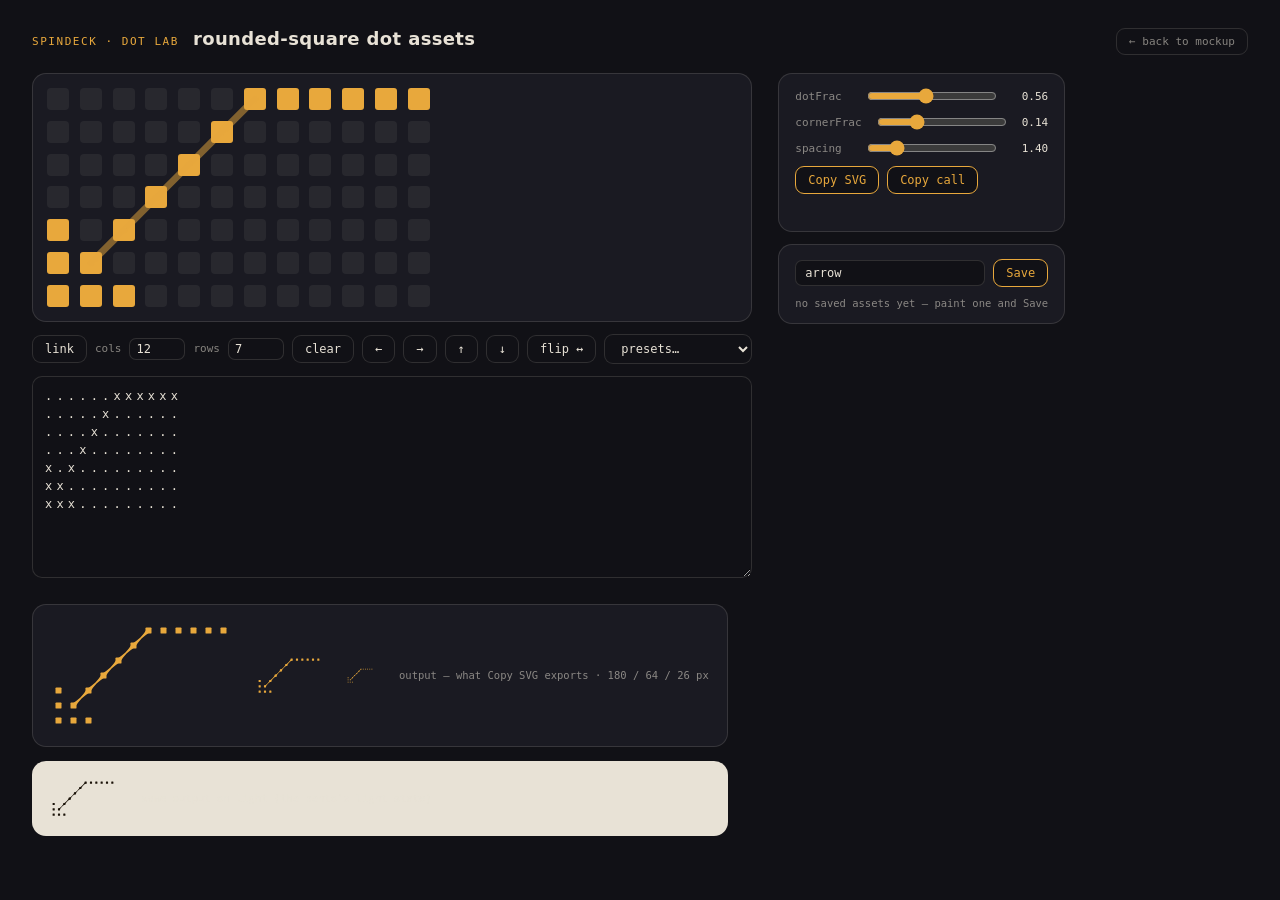
<file: dot-lab.html>
<!DOCTYPE html>
<html lang="en">
<head>
<meta charset="UTF-8">
<meta name="viewport" content="width=device-width, initial-scale=1.0">
<title>Spindeck · dot lab</title>
<!-- ============================================================
     DOT LAB — standalone playground for the Spindeck dot language
     (rounded-square dot matrix: dot = 56% of cell, corner = 14% of
     dot). NOT part of the mockup — a design tool. Opened from the
     toolbar's "◌ Dots" button, or directly.

     ⚠️ The generator is LOADED from dots.js, not copied in here, so
     there is exactly one SD_DOTS to maintain. (The marketing site's
     copy of this lab inlines it instead, because that page has to
     work standalone; this one sits next to dots.js.)

     · Paint: click/drag toggles cells.
     · Links: toggle "link" mode, then click the handles that appear
       between neighbouring dots (orthogonal + diagonal) to melt that
       pair together with a surface-tension bridge. Per-pair — you
       choose which connect and which stay separate.
     · Spacing: pitch multiplier — adds air between dots without
       changing dot size.
     · Save: named assets in localStorage (chips below the export
       panel — click to load, × to delete). Work-in-progress is
       autosaved and restored on reopen.
     · Export: Copy SVG (drop into markup) or Copy call (a ready
       SD_DOTS.svg([...], {...}) snippet for the mockup).
     ============================================================ -->
<style>
  :root{
    --bg:#111116; --panel:#1a1a22; --ink:#e8e2d6; --ink-dim:rgba(232,226,214,.55);
    --gold:#e8a83c; --hair:rgba(232,226,214,.14);
    --mono:"Space Mono","Cascadia Mono",Consolas,monospace;
    --sans:"DM Sans",system-ui,sans-serif;
  }
  *{ box-sizing:border-box; margin:0; }
  body{
    background:var(--bg); color:var(--ink); font-family:var(--sans);
    min-height:100vh; padding:28px 32px; display:flex; flex-direction:column; gap:18px;
  }
  header{ display:flex; align-items:baseline; gap:14px; }
  h1{ font-size:18px; letter-spacing:.02em; }
  .eyebrow{ font-family:var(--mono); font-size:11px; text-transform:uppercase; letter-spacing:.14em; color:var(--gold); }
  .back{
    margin-left:auto; font-family:var(--mono); font-size:11px; text-decoration:none;
    color:var(--ink-dim); border:1px solid var(--hair); border-radius:9px; padding:6px 12px;
    transition:color .15s, border-color .15s;
  }
  .back:hover{ color:var(--gold); border-color:var(--gold); }
  .lab{ display:flex; gap:26px; flex-wrap:wrap; align-items:flex-start; }
  .col{ display:flex; flex-direction:column; gap:12px; }

  /* ── paint grid ── */
  .grid-wrap{ background:var(--panel); border:1px solid var(--hair); border-radius:14px; padding:14px; }
  #grid{ position:relative; display:grid; gap:2px; user-select:none; touch-action:none; width:max-content; }
  #grid .c{
    width:22px; height:22px; border-radius:4px; cursor:crosshair;
    background:rgba(232,226,214,.07);
  }
  #grid .c.on{ background:var(--gold); border-radius:3px; }
  #grid.linking .c{ cursor:default; }
  #grid.linking .c.on{ background:rgba(232,168,60,.45); }   /* dim dots → handles pop */
  .h{
    position:absolute; width:12px; height:12px; border-radius:50%;
    transform:translate(-50%,-50%); z-index:2; cursor:pointer;
    border:1.5px solid rgba(232,168,60,.45); background:rgba(17,17,22,.75);
  }
  .h:hover{ border-color:var(--gold); }
  .h.on{ background:var(--gold); border-color:var(--gold); }
  .link-layer{ position:absolute; left:0; top:0; pointer-events:none; z-index:1; overflow:visible; }
  .link-layer line{ stroke:rgba(232,168,60,.5); stroke-width:7; stroke-linecap:round; }
  .grid-tools{ display:flex; gap:8px; flex-wrap:wrap; align-items:center; }

  /* ── controls ── */
  .panel{ background:var(--panel); border:1px solid var(--hair); border-radius:14px; padding:14px 16px; display:flex; flex-direction:column; gap:10px; min-width:250px; }
  label{ font-family:var(--mono); font-size:11px; color:var(--ink-dim); display:flex; align-items:center; gap:8px; justify-content:space-between; }
  label b{ color:var(--ink); font-weight:400; min-width:4ch; text-align:right; }
  input[type=range]{ width:130px; accent-color:var(--gold); }
  input[type=number]{ width:56px; background:var(--bg); color:var(--ink); border:1px solid var(--hair); border-radius:7px; padding:3px 6px; font-family:var(--mono); font-size:12px; }
  input[type=text]{ flex:1; background:var(--bg); color:var(--ink); border:1px solid var(--hair); border-radius:7px; padding:5px 9px; font-family:var(--mono); font-size:12px; min-width:0; }
  button, select{
    font-family:var(--mono); font-size:12px; color:var(--ink); background:var(--bg);
    border:1px solid var(--hair); border-radius:9px; padding:6px 12px; cursor:pointer;
  }
  button:hover{ border-color:var(--gold); color:var(--gold); }
  button.primary{ border-color:var(--gold); color:var(--gold); }
  button.toggled{ background:var(--gold); border-color:var(--gold); color:#1a1208; }
  textarea{
    background:var(--bg); color:var(--ink); border:1px solid var(--hair); border-radius:10px;
    font-family:var(--mono); font-size:12px; line-height:1.5; letter-spacing:.35em;
    padding:10px 12px; min-width:250px; resize:both; white-space:pre;
  }

  /* ── library ── */
  .lib{ display:flex; flex-wrap:wrap; gap:6px; }
  .chip{
    display:inline-flex; align-items:center; gap:2px;
    border:1px solid var(--hair); border-radius:999px; overflow:hidden;
  }
  .chip button{ border:none; border-radius:0; background:none; padding:4px 4px 4px 12px; }
  .chip .del{ padding:4px 10px 4px 4px; color:var(--ink-dim); }
  .chip .del:hover{ color:#e6484d; }
  .lib-empty{ font-family:var(--mono); font-size:10.5px; color:var(--ink-dim); }

  /* ── previews ── */
  .previews{ display:flex; flex-direction:column; gap:14px; }
  .stage{ background:var(--panel); border:1px solid var(--hair); border-radius:14px; padding:18px; display:flex; align-items:center; gap:26px; color:var(--gold); }
  .stage svg{ display:block; }
  .stage .big svg{ width:180px; height:auto; }
  .stage .mid svg{ width:64px;  height:auto; }
  .stage .tiny svg{ width:26px; height:auto; }
  .stage-note{ font-family:var(--mono); font-size:10.5px; color:var(--ink-dim); }
  .onlight{ background:#e8e2d6; color:#1a1208; }
  .msg{ font-family:var(--mono); font-size:11px; color:var(--gold); min-height:1.2em; }
</style>
</head>
<body>
<header>
  <span class="eyebrow">spindeck · dot lab</span>
  <h1>rounded-square dot assets</h1>
  <!-- The toolbar opens this in a new tab, but the lab is just as often reached
       directly — without this there's no way back to the mockup. Closes the tab
       when it WAS opened from there (window.opener set), otherwise navigates. -->
  <a class="back" href="index.html" id="back">← back to mockup</a>
</header>

<div class="lab">

  <!-- paint grid -->
  <div class="col">
    <div class="grid-wrap"><div id="grid"></div></div>
    <div class="grid-tools">
      <button id="linkMode" title="click the handles between neighbouring dots to melt them together">link</button>
      <label>cols <input type="number" id="cols" min="1" max="32" value="12"></label>
      <label>rows <input type="number" id="rows" min="1" max="32" value="8"></label>
      <button id="clear">clear</button>
      <button id="shiftL">←</button><button id="shiftR">→</button>
      <button id="shiftU">↑</button><button id="shiftD">↓</button>
      <button id="flipX">flip ↔</button>
      <!-- Options are filled from PRESETS at boot — don't hardcode them here or
           the list silently drifts from the object. -->
      <select id="preset">
        <option value="">presets…</option>
      </select>
    </div>
    <textarea id="pattern" rows="10" cols="18" spellcheck="false"></textarea>
  </div>

  <!-- geometry + export + library -->
  <div class="col">
    <div class="panel">
      <label>dotFrac <input type="range" id="dotFrac" min="0.2" max="1" step="0.02" value="0.56"><b id="dotFracV">0.56</b></label>
      <label>cornerFrac <input type="range" id="cornerFrac" min="0" max="0.5" step="0.02" value="0.14"><b id="cornerFracV">0.14</b></label>
      <label>spacing <input type="range" id="spacing" min="1" max="3" step="0.05" value="1.4"><b id="spacingV">1.40</b></label>
      <div class="grid-tools">
        <button class="primary" id="copySvg">Copy SVG</button>
        <button class="primary" id="copyPat">Copy call</button>
      </div>
      <div class="msg" id="msg"></div>
    </div>
    <div class="panel">
      <div class="grid-tools" style="flex-wrap:nowrap">
        <input type="text" id="assetName" placeholder="asset name…" spellcheck="false">
        <button class="primary" id="saveBtn">Save</button>
      </div>
      <div class="lib" id="library"></div>
    </div>
  </div>

  <!-- live previews -->
  <div class="col previews">
    <div class="stage">
      <span class="big"  id="pvBig"></span>
      <span class="mid"  id="pvMid"></span>
      <span class="tiny" id="pvTiny"></span>
      <span class="stage-note">output — what Copy SVG exports · 180 / 64 / 26 px</span>
    </div>
    <div class="stage onlight">
      <span class="mid" id="pvLight"></span>
      <span class="stage-note">same output on light (the bento's light state)</span>
    </div>
  </div>

</div>

<script src="dots.js"></script>
<script>
/* SD_DOTS comes from dots.js (loaded above) — one generator, no copy to drift. */

/* A preset is either a bare pattern (array of rows) or a full asset object
   { pattern, links, spacing, dotFrac, cornerFrac } — same shape the library
   saves — so a preset can carry its melted links and geometry, not just dots. */
const PRESETS = {
  /* The bottom nav's scoop — the smile and the lofi kid, frame by frame. These
     mirror SCENE_FRAMES in app.js: redraw one here, paste the rows back. Every
     frame must stay 10 rows of 21. */
  'scene · smile' : ['.....................','.....xx.......xx.....','.....xx.......xx.....','.....................','..x...............x..','...x.............x...','....x...........x....','.....xx........xx....','.......xxxxxxxx......','.....................'],
  'scene · blink' : ['.....................','.....................','.....xx.......xx.....','.....................','..x...............x..','...x.............x...','....x...........x....','.....xx........xx....','.......xxxxxxxx......','.....................'],
  'scene · wink'  : ['.....................','.....xx..............','.....xx.......xx.....','.....................','..x...............x..','...x.............x...','....x...........x....','.....xx........xx....','.......xxxxxxxx......','.....................'],
  'scene · kid'   : ['..................x..','..x...............x..','..x..xxxxxxxxxxx.xx..','.xx..x.xxxxxxx.x.....','.....x.xx.x.xx.x.....','.......xxx.xxx.......','........xxxxx........','.........xxx.........','......xxxxxxxxx......','.....xxxxxxxxxxx.....'],
  'scene · kidbob': ['.................x...','.................x...','..x..............xx..','.xx..xxxxxxxxxxx.....','.....x.xxxxxxx.x.....','.....x.xx.x.xx.x.....','.......xxx.xxx.......','........xxxxx........','......xxxxxxxxx......','.....xxxxxxxxxxx.....'],
  arrow: {
    // the marketing site's bento-note arrow: horizontal tail → 45° elbow (melted by
    // the links into one continuous shaft) → solid head. Keep in sync with the
    // SD_DOTS.svg([...]) call on the site's bento notes.
    pattern: [
      '......xxxxxx',
      '.....x......',
      '....x.......',
      '...x........',
      'x.x.........',
      'xx..........',
      'xxx.........',
    ],
    links: [[6,0,5,1],[5,1,4,2],[4,2,3,3],[3,3,2,4],[2,4,1,5]],
    spacing: 1.4,
  },
  smile: [
    '.......',
    '.x...x.',
    '.......',
    'x.....x',
    '.x...x.',
    '..xxx..',
  ],
  play: [
    'x....',
    'xxx..',
    'xxxxx',
    'xxx..',
    'x....',
  ],
  heart: [
    '.xx.xx.',
    'xxxxxxx',
    'xxxxxxx',
    '.xxxxx.',
    '..xxx..',
    '...x...',
  ],
  star: [
    '....x....',
    '...xxx...',
    'xxxxxxxxx',
    '.xxxxxxx.',
    '..xx.xx..',
    '.x.....x.',
  ],
};

const LS_ASSETS  = 'sdDotLab.assets.v1';
const LS_CURRENT = 'sdDotLab.current.v1';
/* editor grid geometry — the gap mirrors the spacing slider so the paint grid
   shows the real pitch (22px cell + 2px at spacing 1, wider as spacing grows) */
const CELL = 22;
const gapPx  = () => 2 + CELL * ((+$('spacing').value || 1) - 1);
const pitchPx = () => CELL + gapPx();

const $ = id => document.getElementById(id);
let cols = 12, rows = 8;
let cells = [];              // rows × cols booleans
let links = new Set();       // 'x1,y1|x2,y2' (normalized: top-left-most endpoint first)
let linking = false;
let painting = false, paintTo = true;

/* ── link keys ── */
const linkKey = (x1,y1,x2,y2) =>
  (y2 < y1 || (y2 === y1 && x2 < x1)) ? `${x2},${y2}|${x1},${y1}` : `${x1},${y1}|${x2},${y2}`;
const linkArr = () => [...links].map(k => k.split(/[|,]/).map(Number));
const adjacent = (x1,y1,x2,y2) => Math.abs(x1-x2) <= 1 && Math.abs(y1-y2) <= 1 && !(x1===x2 && y1===y2);
function pruneLinks(){
  links = new Set([...links].filter(k => {
    const [x1,y1,x2,y2] = k.split(/[|,]/).map(Number);
    return cells[y1] && cells[y1][x1] && cells[y2] && cells[y2][x2] && adjacent(x1,y1,x2,y2);
  }));
}
function remapLinks(fn){   // fn([x,y]) → [x,y] | null
  const next = new Set();
  for(const k of links){
    const [x1,y1,x2,y2] = k.split(/[|,]/).map(Number);
    const a = fn([x1,y1]), b = fn([x2,y2]);
    if(a && b) next.add(linkKey(a[0],a[1],b[0],b[1]));
  }
  links = next;
}

/* ── grid editor ── */
function blank(){ cells = Array.from({length:rows}, () => Array(cols).fill(false)); links = new Set(); }
function buildGrid(){
  const g = $('grid');
  g.style.gridTemplateColumns = `repeat(${cols}, ${CELL}px)`;
  g.style.gap = gapPx() + 'px';
  g.innerHTML = '';
  for(let y = 0; y < rows; y++) for(let x = 0; x < cols; x++){
    const c = document.createElement('div');
    c.className = 'c' + (cells[y][x] ? ' on' : '');
    c.dataset.x = x; c.dataset.y = y;
    g.appendChild(c);
  }
  buildHandles();
}
function buildLinkLayer(){
  // always-on view of the made links: a soft gold thread between linked cells
  const g = $('grid');
  const old = g.querySelector('.link-layer'); if(old) old.remove();
  if(!links.size) return;
  const s = document.createElementNS('http://www.w3.org/2000/svg', 'svg');
  s.setAttribute('class', 'link-layer');
  s.setAttribute('width',  cols*pitchPx() - gapPx());
  s.setAttribute('height', rows*pitchPx() - gapPx());
  s.innerHTML = linkArr().map(([x1,y1,x2,y2]) =>
    `<line x1="${x1*pitchPx()+CELL/2}" y1="${y1*pitchPx()+CELL/2}" x2="${x2*pitchPx()+CELL/2}" y2="${y2*pitchPx()+CELL/2}"/>`
  ).join('');
  g.appendChild(s);
}
function buildHandles(){
  buildLinkLayer();
  document.querySelectorAll('#grid .h').forEach(h => h.remove());
  if(!linking) return;
  const g = $('grid');
  const DIRS = [[1,0],[0,1],[1,1],[-1,1]];   // E, S, SE, SW — covers every pair once
  for(let y = 0; y < rows; y++) for(let x = 0; x < cols; x++){
    if(!cells[y][x]) continue;
    for(const [dx,dy] of DIRS){
      const nx = x+dx, ny = y+dy;
      if(nx < 0 || nx >= cols || ny >= rows || !cells[ny] || !cells[ny][nx]) continue;
      const h = document.createElement('div');
      const key = linkKey(x,y,nx,ny);
      h.className = 'h' + (links.has(key) ? ' on' : '');
      h.style.left = ((x+nx)/2*pitchPx() + CELL/2) + 'px';
      h.style.top  = ((y+ny)/2*pitchPx() + CELL/2) + 'px';
      h.addEventListener('click', () => {
        links.has(key) ? links.delete(key) : links.add(key);
        h.classList.toggle('on');
        sync();
      });
      g.appendChild(h);
    }
  }
}
function setCell(el, on){
  const {x, y} = el.dataset;
  cells[+y][+x] = on;
  el.classList.toggle('on', on);
  if(!on) pruneLinks();
}
$('grid').addEventListener('pointerdown', e => {
  if(linking) return;
  const c = e.target.closest('.c'); if(!c) return;
  painting = true; paintTo = !cells[+c.dataset.y][+c.dataset.x];
  setCell(c, paintTo); sync();
});
$('grid').addEventListener('pointerover', e => {
  if(!painting || linking) return;
  const c = e.target.closest('.c'); if(!c) return;
  setCell(c, paintTo); sync();
});
addEventListener('pointerup', () => painting = false);

$('linkMode').addEventListener('click', () => {
  linking = !linking;
  $('linkMode').classList.toggle('toggled', linking);
  $('grid').classList.toggle('linking', linking);
  buildHandles();
});

/* ── pattern text ⇄ grid ── */
function toPattern(){ return cells.map(r => r.map(b => b ? 'x' : '.').join('')); }
function fromPattern(lines){
  const rowsIn = lines.filter(l => l.length);
  if(!rowsIn.length) return;
  rows = rowsIn.length; cols = Math.max(...rowsIn.map(l => l.length));
  cells = rowsIn.map(l => Array.from({length:cols}, (_, x) => l[x] === 'x' || l[x] === '#'));
  pruneLinks();
  $('rows').value = rows; $('cols').value = cols;
  buildGrid();
}
$('pattern').addEventListener('input', () => { fromPattern($('pattern').value.split('\n')); render(); persist(); });

/* ── render ── */
function opts(){
  return {
    dotFrac:    +$('dotFrac').value,
    cornerFrac: +$('cornerFrac').value,
    spacing:    +$('spacing').value,
    links:      links.size ? linkArr() : null,
  };
}
function render(){
  const svg = SD_DOTS.svg(toPattern(), opts());
  for(const id of ['pvBig','pvMid','pvTiny','pvLight']) $(id).innerHTML = svg;
  $('dotFracV').textContent = (+$('dotFrac').value).toFixed(2);
  $('cornerFracV').textContent = (+$('cornerFrac').value).toFixed(2);
  $('spacingV').textContent = (+$('spacing').value).toFixed(2);
}
function sync(){ $('pattern').value = toPattern().join('\n'); buildHandles(); render(); persist(); }
for(const id of ['dotFrac','cornerFrac'])
  $(id).addEventListener('input', () => { render(); persist(); });
$('spacing').addEventListener('input', () => {
  $('grid').style.gap = gapPx() + 'px';   // the paint grid breathes with the slider
  buildHandles();                          // handle midpoints move with the pitch
  render(); persist();
});

/* ── tools ── */
$('cols').addEventListener('change', () => resize(+$('cols').value, rows));
$('rows').addEventListener('change', () => resize(cols, +$('rows').value));
function resize(nc, nr){
  nc = Math.max(1, Math.min(32, nc)); nr = Math.max(1, Math.min(32, nr));
  cells = Array.from({length:nr}, (_, y) => Array.from({length:nc}, (_, x) => (cells[y] && cells[y][x]) || false));
  cols = nc; rows = nr; pruneLinks(); buildGrid(); sync();
}
$('clear').addEventListener('click', () => { blank(); buildGrid(); sync(); });
function shift(dx, dy){
  cells = cells.map((r, y) => r.map((_, x) => {
    const sy = y + dy, sx = x + dx;
    return (cells[sy] && cells[sy][sx]) || false;
  }));
  remapLinks(([x,y]) => {
    const p = [x - dx, y - dy];
    return (p[0] >= 0 && p[0] < cols && p[1] >= 0 && p[1] < rows) ? p : null;
  });
  buildGrid(); sync();
}
$('shiftL').addEventListener('click', () => shift( 1, 0));
$('shiftR').addEventListener('click', () => shift(-1, 0));
$('shiftU').addEventListener('click', () => shift( 0, 1));
$('shiftD').addEventListener('click', () => shift( 0,-1));
$('flipX').addEventListener('click', () => {
  cells = cells.map(r => [...r].reverse());
  remapLinks(([x,y]) => [cols-1-x, y]);
  buildGrid(); sync();
});
$('preset').addEventListener('change', e => {
  const p = PRESETS[e.target.value];
  if(!p) return;
  links = new Set();
  // bare-pattern presets keep whatever geometry the sliders are on; object
  // presets bring their own (restore() only overwrites the keys they define)
  restore(Array.isArray(p) ? { pattern:p } : p);
  $('assetName').value = e.target.value;
  e.target.value = '';
});

/* ── save / load library (localStorage) ── */
const loadAssets = () => { try { return JSON.parse(localStorage.getItem(LS_ASSETS)) || {}; } catch(_){ return {}; } };
const storeAssets = a => localStorage.setItem(LS_ASSETS, JSON.stringify(a));
function snapshot(){
  return {
    pattern: toPattern(),
    links: linkArr(),
    dotFrac: +$('dotFrac').value, cornerFrac: +$('cornerFrac').value, spacing: +$('spacing').value,
  };
}
function restore(s){
  if(!s || !s.pattern) return false;
  fromPattern(s.pattern);
  links = new Set((s.links || []).map(a => linkKey(...a)));
  pruneLinks();
  if(s.dotFrac)    $('dotFrac').value = s.dotFrac;
  if(s.cornerFrac != null) $('cornerFrac').value = s.cornerFrac;
  if(s.spacing)    $('spacing').value = s.spacing;
  sync();
  return true;
}
function persist(){ localStorage.setItem(LS_CURRENT, JSON.stringify({ ...snapshot(), name: $('assetName').value })); }
$('assetName').addEventListener('input', persist);

$('saveBtn').addEventListener('click', () => {
  const name = $('assetName').value.trim() || 'untitled';
  const assets = loadAssets();
  assets[name] = snapshot();
  storeAssets(assets);
  $('assetName').value = name;
  buildLibrary();
  flash(`saved “${name}”`);
});
function buildLibrary(){
  const assets = loadAssets(), lib = $('library');
  const names = Object.keys(assets).sort();
  lib.innerHTML = names.length ? '' : '<span class="lib-empty">no saved assets yet — paint one and Save</span>';
  for(const name of names){
    const chip = document.createElement('span'); chip.className = 'chip';
    const load = document.createElement('button'); load.textContent = name; load.title = 'load';
    load.addEventListener('click', () => { restore(assets[name]); $('assetName').value = name; persist(); flash(`loaded “${name}”`); });
    const del = document.createElement('button'); del.className = 'del'; del.textContent = '×'; del.title = 'delete';
    del.addEventListener('click', () => { delete assets[name]; storeAssets(assets); buildLibrary(); flash(`deleted “${name}”`); });
    chip.append(load, del); lib.appendChild(chip);
  }
}

/* ── export ── */
function callSnippet(){
  const pat = toPattern().map(l => `  '${l}',`).join('\n');
  const o = opts(), extra = [];
  if(o.spacing !== SD_DOTS.DEF.spacing)       extra.push(`spacing:${o.spacing}`);
  if(o.dotFrac !== SD_DOTS.DEF.dotFrac)       extra.push(`dotFrac:${o.dotFrac}`);
  if(o.cornerFrac !== SD_DOTS.DEF.cornerFrac) extra.push(`cornerFrac:${o.cornerFrac}`);
  if(o.links)                                 extra.push(`links:[${o.links.map(a => `[${a.join(',')}]`).join(',')}]`);
  return `SD_DOTS.svg([\n${pat}\n]${extra.length ? `, { ${extra.join(', ')} }` : ''})`;
}
function flash(text){ $('msg').textContent = text; clearTimeout(flash._t); flash._t = setTimeout(() => $('msg').textContent = '', 2000); }
function copy(text, okMsg){
  const done = () => flash(okMsg);
  if(navigator.clipboard && navigator.clipboard.writeText){
    navigator.clipboard.writeText(text).then(done, fallback);
  } else fallback();
  function fallback(){
    const ta = document.createElement('textarea');
    ta.value = text; document.body.appendChild(ta); ta.select();
    document.execCommand('copy'); ta.remove(); done();
  }
}
$('copySvg').addEventListener('click', () => copy(SD_DOTS.svg(toPattern(), opts()), 'SVG copied'));
$('copyPat').addEventListener('click', () => copy(callSnippet(), 'SD_DOTS call copied'));

/* Back link: if the toolbar opened us in a new tab, closing it returns you to
   the mockup you were already looking at. Opened directly, fall through to the
   href. Esc does the same thing. */
function leaveLab(e){
  if(window.opener && !window.opener.closed){ if(e) e.preventDefault(); window.close(); }
}
$('back').addEventListener('click', leaveLab);
addEventListener('keydown', e => {
  if(e.key !== 'Escape') return;
  if(document.activeElement && /INPUT|TEXTAREA|SELECT/.test(document.activeElement.tagName)) {
    document.activeElement.blur(); return;      // first Esc just leaves the field
  }
  if(window.opener && !window.opener.closed) window.close();
  else location.href = 'index.html';
});

/* Fill the preset dropdown from PRESETS itself — a hardcoded <option> list is
   how the pet poses went missing from it the first time. */
Object.keys(PRESETS).forEach(k => {
  const o = document.createElement('option');
  o.value = k; o.textContent = k;
  $('preset').appendChild(o);
});

/* ── boot: restore work-in-progress, else start on the arrow ── */
blank();
let booted = false;
try { booted = restore(JSON.parse(localStorage.getItem(LS_CURRENT))); } catch(_){}
if(booted){
  try { $('assetName').value = JSON.parse(localStorage.getItem(LS_CURRENT)).name || ''; } catch(_){}
} else {
  restore(PRESETS.arrow);
  $('assetName').value = 'arrow';
}
buildLibrary();
</script>
</body>
</html>
</file>
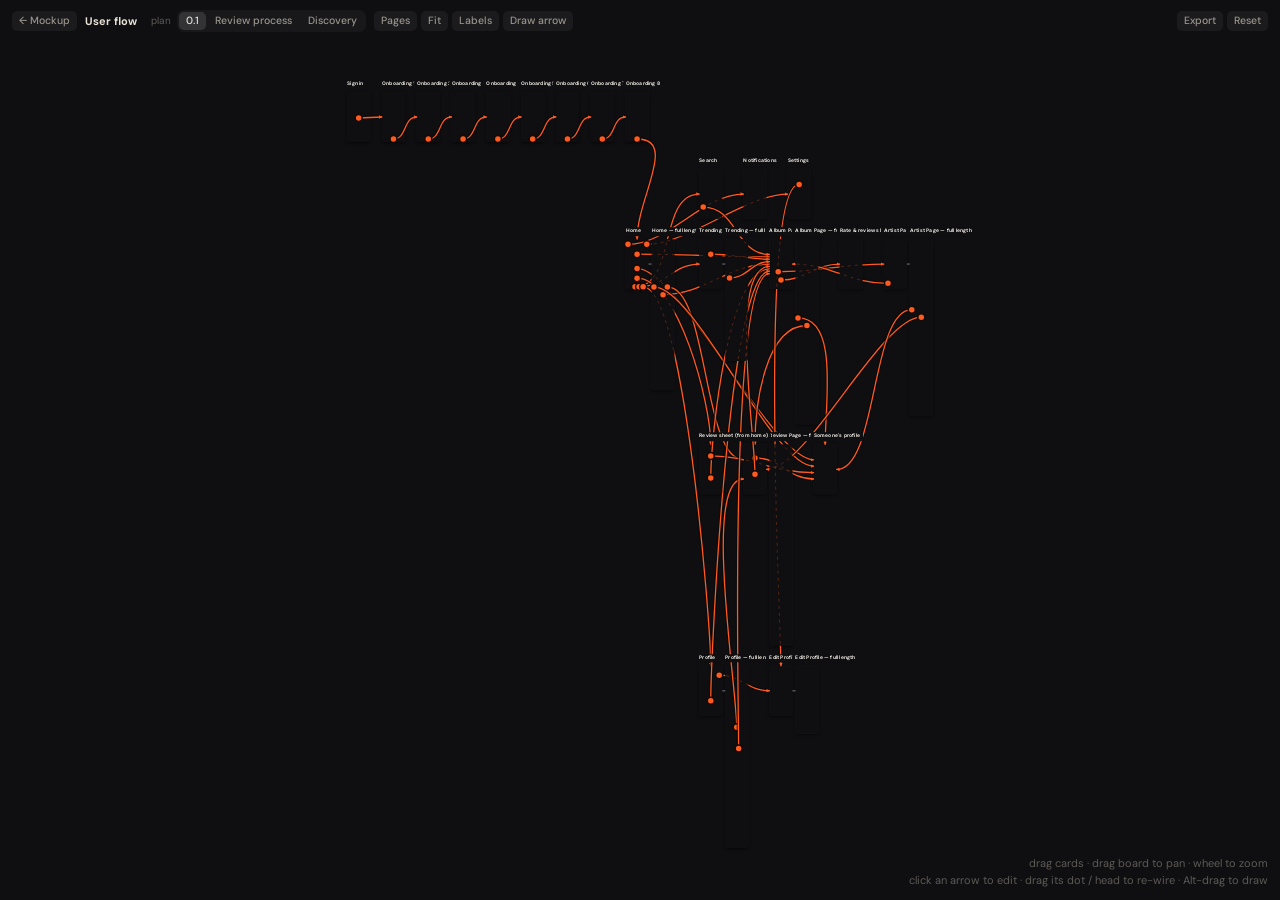
<file: flow.html>
<!doctype html>
<html lang="en">
<head>
<meta charset="utf-8">
<meta name="viewport" content="width=device-width, initial-scale=1">
<title>Spindeck · User flow</title>
<link rel="preconnect" href="https://fonts.googleapis.com">
<link rel="preconnect" href="https://fonts.gstatic.com" crossorigin>
<link href="https://fonts.googleapis.com/css2?family=DM+Sans:opsz,wght@9..40,400;9..40,500;9..40,700&display=swap" rel="stylesheet">
<!--
  THE USER FLOW BOARD (0.1 copy, 2026-10-02 — built from headless captures of
  this version, see flow/flow-data.js; the page itself is -1's flow.html). Eric: "i organized the user flow and
  page mockups in figma but its hard to move around the pages and arrows … i
  want to rebuild it in our user mockup website so i can play with it and the
  arrows and lines follow in a manner that makes sense aka it points to things".
  The Figma board documents THIS version (-1).

  Rebuilt from the Figma board (see flow/flow-data.js): every page is a card
  you can drag, every arrow leaves from the SPOT on its page that it came from
  in Figma (a dot — a button, a row, a review card; on the "full length" pages
  for things below the fold) and lands on the side of the target facing it.
  Arrows into the same side of a page share it out instead of stacking.

  Routing is recomputed every frame, so moving a card re-routes everything
  attached to it. Edits (positions, arrows, labels) live in localStorage;
  Export copies the whole board as a flow-data.js to bake it in.

  Controls: drag a card to move it · drag the empty board to pan · wheel to
  zoom · hover a card to light its arrows · click an arrow to select it (label,
  delete) · drag an arrow's dot to move where it leaves from (onto another
  card too) · drag its head onto another card to re-point it · Alt-drag from
  a card (or Draw arrow) to make a new one.
-->
<style>
  :root {
    --bg: #0f0f12; --panel: #18181d; --line: #2a2a31; --ink: #e8e2d6; --ink2: #9a958c; --ink3: #5d5a55;
    --wire: #ff5a1f; --pair: #55545c; --sel: #ffd28a;
  }
  * { box-sizing: border-box; }
  html, body { margin: 0; height: 100%; background: var(--bg); color: var(--ink); font: 13px/1.35 'DM Sans', system-ui, sans-serif; overflow: hidden; }
  button { font: inherit; }

  #bar { position: fixed; top: 10px; left: 12px; right: 12px; z-index: 20; display: flex; align-items: center; gap: 4px; pointer-events: none; }
  #bar > * { pointer-events: auto; }
  .b { border: 0; border-radius: 5px; padding: 3px 7px; background: rgba(255,255,255,.05); color: var(--ink2); font-size: 10.5px; font-weight: 500; cursor: pointer; white-space: nowrap; text-decoration: none; }
  .b:hover { background: rgba(255,255,255,.11); color: var(--ink); }
  .b.on { background: var(--wire); color: #140a05; }
  .plans { display: inline-flex; gap: 2px; padding: 2px; border-radius: 7px; background: rgba(255,255,255,.04); margin-right: 4px; }
  .plans .b { background: none; padding: 2px 7px; }
  .plans-l { font-size: 10px; color: var(--ink3); margin: 0 2px 0 4px; }
  .plans .b.on { background: rgba(255,255,255,.12); color: var(--ink); }
  .ttl { font-weight: 700; font-size: 11px; color: var(--ink); margin: 0 6px 0 4px; }
  .sp { flex: 1; }
  .note { font-size: 10.5px; color: var(--ink2); opacity: 0; transition: opacity .2s; margin-right: 4px; }
  .note.is-on { opacity: 1; }

  #stage { position: fixed; inset: 0; cursor: grab; touch-action: none; }
  #stage.is-panning { cursor: grabbing; }
  #stage.is-linking, #stage.is-linking .card { cursor: crosshair; }
  #world { position: absolute; left: 0; top: 0; transform-origin: 0 0; }
  /* The images' corners are transparent (Figma's grey canvas was cut out of
     them); the radius matches the phone's own corner, 46px at this scale. */
  .card { position: absolute; border-radius: 46px; overflow: hidden; background: transparent; cursor: move;
    box-shadow: 0 0 0 1px rgba(255,255,255,.06), 0 20px 50px rgba(0,0,0,.55); user-select: none; }
  .card.is-wide { border-radius: 40px; }
  .card img { display: block; width: 100%; height: 100%; object-fit: cover; pointer-events: none; -webkit-user-drag: none; }
  .card.is-hot { box-shadow: 0 0 0 2px var(--wire), 0 20px 50px rgba(0,0,0,.55); }
  .card.is-near { box-shadow: 0 0 0 2px rgba(255,90,31,.45), 0 20px 50px rgba(0,0,0,.55); }
  .card.is-drop { box-shadow: 0 0 0 3px var(--sel), 0 20px 50px rgba(0,0,0,.55); }

  #wires { position: fixed; inset: 0; width: 100%; height: 100%; pointer-events: none; overflow: visible; }
  #wires .halo { fill: none; stroke: rgba(10,10,12,.7); stroke-width: 3.6; stroke-linecap: round; }
  #wires .w { fill: none; stroke: var(--wire); stroke-width: 1.3; stroke-linecap: round; }
  #wires .hit { fill: none; stroke: transparent; stroke-width: 16; pointer-events: stroke; cursor: pointer; }
  #wires .dot { fill: var(--wire); stroke: #140a05; stroke-width: 1.5; pointer-events: all; cursor: grab; }
  #wires .head { fill: transparent; pointer-events: all; cursor: grab; }
  #wires .pair { fill: none; stroke: var(--pair); stroke-width: 1.5; stroke-dasharray: 5 5; }
  #wires g.sel .dot { fill: var(--sel); }
  #wires g.dim .w, #wires g.dim .dot { opacity: .16; }
  #wires g.dim .halo { opacity: .25; }
  #wires g.hot .w { stroke-width: 2; }
  #wires g.sel .w { stroke: var(--sel); stroke-width: 2; }
  #wires g.sel .head { fill: rgba(255,210,138,.25); stroke: var(--sel); stroke-width: 1.5; }
  /* Where an arrow passes BEHIND a page it is drawn faint and dashed, not cut
     away — a line that vanished under one page and reappeared by another read
     as ending there (Eric: "why does the settings page point to the album page"). */
  #wires .under { fill: none; stroke: var(--wire); stroke-width: 1; stroke-dasharray: 3 4; opacity: .28; }
  #wires .under.dim { opacity: .06; }
  #wires .under.hot { opacity: .55; }
  #wires .ghost { fill: none; stroke: var(--sel); stroke-width: 2; stroke-dasharray: 6 4; }

  #tags { position: fixed; inset: 0; pointer-events: none; }
  .nm { position: absolute; transform: translate(-.6em, calc(-100% - .6em)); padding: .2em .6em; border-radius: .5em; background: var(--bg);
    font-size: var(--nm-size, 10px); font-weight: 700; letter-spacing: .2px; color: #f4f0e8; white-space: nowrap; }   /* left edge of the card; backed so lines pass behind it */   /* backed + lifted 8px: lines pass behind the title, not through it */
  .nm.is-hot { color: #fff; }
  .lb { position: absolute; transform: translate(-50%, -50%); padding: 3px 7px; border-radius: 5px; background: rgba(15,15,18,.92);
    box-shadow: 0 0 0 1px rgba(255,90,31,.5); font-size: 11px; color: var(--ink); white-space: nowrap; }
  .lb.is-sel { box-shadow: 0 0 0 1px var(--sel); }

  #info { position: fixed; left: 50%; bottom: 14px; transform: translateX(-50%); z-index: 20; display: none; align-items: center; gap: 8px;
    padding: 8px 10px; border-radius: 10px; background: var(--panel); box-shadow: 0 0 0 1px var(--line), 0 14px 40px rgba(0,0,0,.5); }
  #info.is-on { display: flex; }
  #info .ft { font-size: 12px; color: var(--ink2); white-space: nowrap; }
  #info .ft b { color: var(--ink); font-weight: 700; }
  #info input { width: 240px; border: 0; border-radius: 6px; padding: 5px 8px; background: rgba(255,255,255,.07); color: var(--ink); font: inherit; font-size: 12px; outline: 0; }
  #info input:focus { box-shadow: 0 0 0 1px var(--wire); }
  .b.del:hover { background: #5a1d14; color: #ffd0c4; }

  #pages { position: fixed; top: 36px; left: 12px; z-index: 20; display: none; flex-direction: column; gap: 1px; max-height: calc(100vh - 70px); overflow: auto;
    padding: 6px; border-radius: 10px; background: var(--panel); box-shadow: 0 0 0 1px var(--line), 0 14px 40px rgba(0,0,0,.5); }
  #pages.is-on { display: flex; }
  #pages button { border: 0; background: none; color: var(--ink2); text-align: left; padding: 4px 8px; border-radius: 5px; font-size: 12px; cursor: pointer; white-space: nowrap; }
  #pages button:hover { background: rgba(255,255,255,.07); color: var(--ink); }
  #pages button i { font-style: normal; color: var(--ink3); margin-left: 6px; font-size: 11px; }

  #help { position: fixed; right: 12px; bottom: 12px; z-index: 19; font-size: 11px; color: var(--ink3); text-align: right; line-height: 1.5; pointer-events: none; }
</style>
</head>
<body>
  <div id="stage"><div id="world"></div></div>
  <svg id="wires">
    <defs>
      <marker id="ah" viewBox="0 0 10 10" refX="8.5" refY="5" markerWidth="7" markerHeight="7" markerUnits="userSpaceOnUse" orient="auto">
        <path d="M0 0 L10 5 L0 10 Z" fill="#ff5a1f"/>
      </marker>
      <marker id="ah-sel" viewBox="0 0 10 10" refX="8.5" refY="5" markerWidth="8" markerHeight="8" markerUnits="userSpaceOnUse" orient="auto">
        <path d="M0 0 L10 5 L0 10 Z" fill="#ffd28a"/>
      </marker>
    </defs>
    <defs id="masks"></defs>
    <g id="pairs"></g>
    <g id="unders"></g>
    <g id="edges"></g>
    <path id="ghost" class="ghost" d="" />
  </svg>
  <div id="tags"></div>

  <div id="bar">
    <a class="b" href="index.html" title="Back to the mockup">← Mockup</a>
    <span class="ttl">User flow</span>
    <span class="plans-l">plan</span><span class="plans" id="plans"></span>
    <button class="b" id="b-pages" title="Jump to a page">Pages</button>
    <button class="b" id="b-fit" title="Fit everything (F)">Fit</button>
    <button class="b" id="b-labels" title="Show every arrow's label (L)">Labels</button>
    <button class="b" id="b-link" title="Draw a new arrow: drag from a spot on one page to another (or hold Alt)">Draw arrow</button>
    <span class="sp"></span>
    <span class="note" id="note"></span>
    <button class="b" id="b-export" title="Copy the whole board (positions, arrows, labels) as flow-data.js">Export</button>
    <button class="b" id="b-reset" title="Throw away your changes and go back to the Figma board">Reset</button>
  </div>
  <div id="pages"></div>

  <div id="info">
    <span class="ft" id="info-ft"></span>
    <input id="info-lbl" placeholder="Label (what you tap)" spellcheck="false">
    <button class="b del" id="info-del" title="Delete this arrow (Del)">Delete</button>
  </div>
  <div id="help">drag cards · drag board to pan · wheel to zoom<br>click an arrow to edit · drag its dot / head to re-wire · Alt-drag to draw</div>

<script src="flow/flow-data.js?v=1"></script>
<script src="flow/plans.js?v=2"></script>
<script>
(function () {
  const DATA = window.FLOW_DATA;
  /* PLANS (2026-10-01): "figma" is the board as Eric drew it (flow-data.js);
     every other plan (flow/<name>.js -> FLOW_PLANS) overrides the positions and
     the arrows. Each plan keeps its own edits; ?plan= or the switch picks one. */
  const PLANS = Object.assign({ figma: { name: DATA.planName || 'Figma' } }, window.FLOW_PLANS || {});
  let PLAN = (location.search.match(/[?&]plan=([\w-]+)/) || [])[1];
  if (!PLANS[PLAN]) { try { PLAN = localStorage.getItem('spindeck-flow-01-plan'); } catch (e) {} }
  if (!PLANS[PLAN]) PLAN = 'flowplan1' in PLANS ? 'flowplan1' : 'figma';   // (0.1: opens on the full board)
  try { localStorage.setItem('spindeck-flow-01-plan', PLAN); } catch (e) {}
  const P0 = PLANS[PLAN];
  const KEY = PLAN === 'figma' ? 'spindeck-flow-01' : 'spindeck-flow-01:' + PLAN;
  const BASE_EDGES = P0.edges || DATA.edges;
  const stamp = 'v2:' + (PLAN === 'figma' ? '' : PLAN + ':') + JSON.stringify(BASE_EDGES).length + ':' + DATA.nodes.length;

  // ── State ──────────────────────────────────────────────────
  const N = {};                     // id → node {id,name,img,x,y,w,h}
  const order = [];                 // draw order (last = on top)
  let E = [], PAIRS = DATA.pairs || [];
  let V = { x: 0, y: 0, k: 0.12 };  // screen = world * k + (x, y)
  let showAll = false, linkMode = false, sel = null, hot = null;

  function load() {
    // A plan may list the pages it shows (`nodes`); the rest stay off the board.
    const keep = P0.nodes ? new Set(P0.nodes) : null;
    DATA.nodes.forEach(n => {
      if (keep && !keep.has(n.id)) return;
      N[n.id] = Object.assign({}, n);
      if (P0.pos && P0.pos[n.id]) { N[n.id].x = P0.pos[n.id][0]; N[n.id].y = P0.pos[n.id][1]; }
      order.push(n.id);
    });
    E = BASE_EDGES.filter(e => N[e.from] && N[e.to]).map(e => Object.assign({}, e));
    PAIRS = PAIRS.filter(([a, b]) => N[a] && N[b]);
    let saved = null;
    try { saved = JSON.parse(localStorage.getItem(KEY) || 'null'); } catch (e) {}
    if (saved) {
      Object.keys(saved.pos || {}).forEach(id => { if (N[id]) { N[id].x = saved.pos[id][0]; N[id].y = saved.pos[id][1]; } });
      if (saved.stamp === stamp && Array.isArray(saved.edges)) E = saved.edges.filter(e => N[e.from] && N[e.to]);
      if (saved.view) V = saved.view;
      return true;
    }
    return false;
  }
  let saveT = 0;
  function save() {
    clearTimeout(saveT);
    saveT = setTimeout(() => {
      const pos = {}; order.forEach(id => pos[id] = [Math.round(N[id].x * 10) / 10, Math.round(N[id].y * 10) / 10]);
      try { localStorage.setItem(KEY, JSON.stringify({ stamp, pos, edges: E, view: V })); } catch (e) {}
    }, 200);
  }

  // ── DOM ────────────────────────────────────────────────────
  const $ = id => document.getElementById(id);
  const stage = $('stage'), world = $('world'), gE = $('edges'), gP = $('pairs'), ghost = $('ghost'), tags = $('tags');
  const SVGNS = 'http://www.w3.org/2000/svg';
  const mk = (tag, attrs) => { const el = document.createElementNS(SVGNS, tag); for (const k in attrs) el.setAttribute(k, attrs[k]); return el; };
  const cardEl = {};

  function buildCards() {
    world.innerHTML = '';
    order.forEach(id => {
      const n = N[id];
      const c = document.createElement('div');
      c.className = 'card' + (n.h > n.w * 2.6 ? ' is-tall' : '') + (n.w > n.h ? ' is-wide' : '');
      c.dataset.id = id;
      c.innerHTML = '<img alt="" loading="lazy" decoding="async" src="' + n.img + '?v=2">';   // v2: corners cut transparent
      world.appendChild(c);
      cardEl[id] = c;
      c.addEventListener('pointerenter', () => { if (!drag) setHot(id); });
      c.addEventListener('pointerleave', () => { if (!drag && hot === id) setHot(null); });
      place(id);
    });
    const pl = $('pages');
    pl.innerHTML = order.map(id => {
      const n = N[id], ins = E.filter(e => e.to === id).length, outs = E.filter(e => e.from === id).length;
      return '<button data-id="' + id + '">' + n.name + (ins || outs ? '<i>' + (outs ? outs + ' out' : '') + (ins && outs ? ' · ' : '') + (ins ? ins + ' in' : '') + '</i>' : '') + '</button>';
    }).join('');
  }
  function place(id) {
    const n = N[id], c = cardEl[id];
    c.style.left = n.x + 'px'; c.style.top = n.y + 'px'; c.style.width = n.w + 'px'; c.style.height = n.h + 'px';
  }
  function applyView() {
    world.style.transform = 'translate(' + V.x + 'px,' + V.y + 'px) scale(' + V.k + ')';
    draw();
  }

  // ── Geometry ───────────────────────────────────────────────
  const sx = x => x * V.k + V.x, sy = y => y * V.k + V.y;
  const toWorld = (cx, cy) => ({ x: (cx - V.x) / V.k, y: (cy - V.y) / V.k });
  const NORM = { l: [-1, 0], r: [1, 0], t: [0, -1], b: [0, 1] };

  // The spot an arrow leaves from: a point ON the source card.
  function srcPt(e, ov) {
    if (ov && ov.src) return ov.src;
    const n = N[e.from];
    return { x: n.x + e.fx * n.w, y: n.y + e.fy * n.h };
  }
  // Which side of the target faces the source spot. Tall cards are judged on
  // their top phone-height, so an arrow from the side doesn't aim at the middle
  // of a 2,500px page.
  function sideOf(n, p) {
    const h = Math.min(n.h, n.w * 2.2);
    const cx = n.x + n.w / 2, cy = n.y + h / 2;
    const dx = (p.x - cx) / (n.w / 2), dy = (p.y - cy) / (h / 2);
    // Never the BOTTOM edge: that is where every page's nav bar sits, and a head
    // pointing at it reads as a nav link (Eric). Below or beside → the facing side.
    if (dy < 0 && Math.abs(dy) > Math.abs(dx)) return 't';
    return dx < 0 ? 'l' : 'r';
  }
  // Arrows into the same side of a page are spread along it in the order their
  // sources sit, so they fan in instead of piling onto one point.
  function targets(list) {
    const groups = {};
    list.forEach(r => { const k = r.e.to + ':' + r.side; (groups[k] = groups[k] || []).push(r); });
    Object.values(groups).forEach(g => {
      const n = N[g[0].e.to], side = g[0].side, horiz = side === 't' || side === 'b';
      g.sort((a, b) => horiz ? a.s.x - b.s.x : a.s.y - b.s.y);
      g.forEach((r, i) => {
        const t = g.length === 1 ? 0.5 : 0.2 + 0.6 * (i / (g.length - 1));
        if (horiz) r.t = { x: n.x + n.w * t, y: side === 't' ? n.y : n.y + n.h };
        else {
          const span = Math.min(n.h, n.w * 2.2);
          r.t = { x: side === 'l' ? n.x : n.x + n.w, y: n.y + span * (0.18 + 0.64 * t) };
        }
      });
    });
  }
  // A cubic that leaves the spot heading toward the target and arrives square
  // to the target's side, so the head always points INTO the page.
  function curve(s, t, side) {
    const dx = t.x - s.x, dy = t.y - s.y, dist = Math.hypot(dx, dy);
    const d = Math.max(60, Math.min(700, dist * 0.42));
    // Leave SIDEWAYS toward the target (or up, if it sits right above) — never down
    // through the page's own nav bar.
    const ns = (dy < 0 && Math.abs(dy) > 2 * Math.abs(dx)) ? [0, -1] : [Math.sign(dx) || 1, 0];
    const nt = NORM[side];
    return [s, { x: s.x + ns[0] * d, y: s.y + ns[1] * d }, { x: t.x + nt[0] * d, y: t.y + nt[1] * d }, t];
  }
  const bez = (p, u) => {
    const a = 1 - u;
    return { x: a*a*a*p[0].x + 3*a*a*u*p[1].x + 3*a*u*u*p[2].x + u*u*u*p[3].x, y: a*a*a*p[0].y + 3*a*a*u*p[1].y + 3*a*u*u*p[2].y + u*u*u*p[3].y };
  };
  const dStr = p => 'M' + sx(p[0].x) + ' ' + sy(p[0].y) + ' C' + sx(p[1].x) + ' ' + sy(p[1].y) + ' ' + sx(p[2].x) + ' ' + sy(p[2].y) + ' ' + sx(p[3].x) + ' ' + sy(p[3].y);

  // ── Drawing (screen space, so lines and heads stay crisp at any zoom) ──
  let ov = null;   // a drag in progress overrides one edge: {id, src?, to?, tpt?, side?}
  function draw() {
    const rows = E.map(e => {
      const o = ov && ov.id === e.id ? ov : null;
      const s = srcPt(e, o);
      const to = o && o.to ? o.to : e.to;
      return { e: Object.assign({}, e, { to }), s, side: sideOf(N[to], s) };
    });
    targets(rows);
    const lit = hotSet();
    const ah = Math.max(3.5, Math.min(7, V.k * 18));   // head size follows zoom: small at the overview, full size close up
    ['ah', 'ah-sel'].forEach((id, i) => { const m = $(id); m.setAttribute('markerWidth', ah + i); m.setAttribute('markerHeight', ah + i); });
    gE.innerHTML = '';
    /* LAYERING (Eric: "the lines need to be behind some screens but on top of
       the one that is eventually getting to"). An arrow shows over its OWN two
       pages — the one it leaves and the one it lands on — and over the empty
       board, and goes UNDER every other page it crosses: a mask per arrow with
       a hole for each card that is neither end. Screen space, so the holes
       follow pan and zoom; rx matches the card's 46px corner. */
    const masks = $('masks'); masks.innerHTML = '';
    const gU = $('unders'); gU.innerHTML = '';
    const R = 46 * V.k, big = { x: -1e5, y: -1e5, w: 2e5, h: 2e5 };
    let labels = '';
    rows.forEach(r => {
      if (ov && ov.id === r.e.id && ov.tpt) { r.t = ov.tpt; r.side = ov.side || r.side; }
      const p = curve(r.s, r.t, r.side), d = dStr(p);
      const isSel = sel === r.e.id, isHot = lit && (lit.has(r.e.from) || lit.has(r.e.to));
      const mid = 'm-' + r.e.id, m = mk('mask', { id: mid, maskUnits: 'userSpaceOnUse', x: big.x, y: big.y, width: big.w, height: big.h });
      m.appendChild(mk('rect', { x: big.x, y: big.y, width: big.w, height: big.h, fill: '#fff' }));
      order.forEach(id => {
        if (id === r.e.from || id === r.e.to) return;
        const n = N[id];
        m.appendChild(mk('rect', { x: sx(n.x), y: sy(n.y), width: n.w * V.k, height: n.h * V.k, rx: R, fill: '#000' }));
      });
      masks.appendChild(m);
      const g = mk('g', { 'data-id': r.e.id, mask: 'url(#' + mid + ')', class: (isSel ? 'sel ' : '') + (isHot ? 'hot ' : '') + (lit && !isHot && !isSel ? 'dim' : '') });
      g.appendChild(mk('path', { class: 'halo', d }));
      g.appendChild(mk('path', { class: 'w', d, 'marker-end': isSel ? 'url(#ah-sel)' : 'url(#ah)' }));
      g.appendChild(mk('path', { class: 'hit', d, 'data-act': 'pick' }));
      g.appendChild(mk('circle', { class: 'dot', cx: sx(r.s.x), cy: sy(r.s.y), r: isSel ? 4.5 : 3.5, 'data-act': 'src' }));
      g.appendChild(mk('circle', { class: 'head', cx: sx(r.t.x), cy: sy(r.t.y), r: 9, 'data-act': 'tgt' }));
      gE.appendChild(g);
      gU.appendChild(mk('path', { class: 'under' + (isHot || isSel ? ' hot' : (lit ? ' dim' : '')), d }));
      if (r.e.label && (showAll || isSel || isHot)) {
        const m = bez(p, 0.5);
        labels += '<div class="lb' + (isSel ? ' is-sel' : '') + '" style="left:' + sx(m.x) + 'px;top:' + sy(m.y) + 'px">' + esc(r.e.label) + '</div>';
      }
    });
    // Page ↔ its full-length view: a dashed tie, no head — they are one page.
    gP.innerHTML = '';
    PAIRS.forEach(([a, b]) => {
      const A = N[a], B = N[b]; if (!A || !B) return;
      let p, q;
      if (B.y >= A.y + A.h - 1) { p = { x: A.x + A.w / 2, y: A.y + A.h }; q = { x: B.x + B.w / 2, y: B.y }; }
      else if (B.y + B.h <= A.y + 1) { p = { x: A.x + A.w / 2, y: A.y }; q = { x: B.x + B.w / 2, y: B.y + B.h }; }
      else { const r = B.x > A.x; p = { x: r ? A.x + A.w : A.x, y: A.y + A.h / 2 }; q = { x: r ? B.x : B.x + B.w, y: B.y + Math.min(B.h, A.h) / 2 }; }
      gP.appendChild(mk('path', { class: 'pair', d: 'M' + sx(p.x) + ' ' + sy(p.y) + ' L' + sx(q.x) + ' ' + sy(q.y) }));
    });
    // Page names, in screen space. Their size follows the zoom so a name stays in
    // proportion to its card: ~7% of the card's width, 5px to 11px.
    tags.style.setProperty('--nm-size', Math.max(5, Math.min(11, 393 * V.k * 0.07)).toFixed(2) + 'px');
    let names = '';
    order.forEach(id => {
      const n = N[id];
      names += '<div class="nm' + (lit && lit.has(id) ? ' is-hot' : '') + '" style="left:' + sx(n.x) + 'px;top:' + sy(n.y) + 'px">' + esc(n.name) + '</div>';
    });
    tags.innerHTML = names + labels;
  }
  const esc = s => String(s).replace(/[&<>"]/g, c => ({ '&': '&amp;', '<': '&lt;', '>': '&gt;', '"': '&quot;' }[c]));

  // Hovering a page lights it, its full-length twin, and every arrow touching either.
  function twin(id) { const p = PAIRS.find(([a, b]) => a === id || b === id); return p ? (p[0] === id ? p[1] : p[0]) : null; }
  function hotSet() {
    if (!hot) return null;
    const s = new Set([hot]); const tw = twin(hot); if (tw) s.add(tw);
    return s;
  }
  function setHot(id) {
    hot = id;
    const lit = hotSet();
    order.forEach(k => {
      const touches = lit && E.some(e => (lit.has(e.from) && e.to === k) || (lit.has(e.to) && e.from === k));
      cardEl[k].classList.toggle('is-hot', !!(lit && lit.has(k)));
      cardEl[k].classList.toggle('is-near', !!touches && !(lit && lit.has(k)));
    });
    draw();
  }

  // ── Selection ──────────────────────────────────────────────
  function select(id) {
    sel = id;
    const e = E.find(x => x.id === id), info = $('info');
    if (!e) { info.classList.remove('is-on'); draw(); return; }
    $('info-ft').innerHTML = '<b>' + esc(N[e.from].name) + '</b> → <b>' + esc(N[e.to].name) + '</b>';
    $('info-lbl').value = e.label || '';
    info.classList.add('is-on');
    draw();
  }
  $('info-lbl').addEventListener('input', ev => { const e = E.find(x => x.id === sel); if (e) { e.label = ev.target.value; draw(); save(); } });
  $('info-lbl').addEventListener('keydown', ev => { if (ev.key === 'Enter' || ev.key === 'Escape') ev.target.blur(); ev.stopPropagation(); });
  function del() { if (!sel) return; E = E.filter(e => e.id !== sel); select(null); save(); note('Arrow deleted'); }
  $('info-del').addEventListener('click', del);

  // ── Pointer ────────────────────────────────────────────────
  let drag = null;
  function cardAt(cx, cy, skip) {
    const p = toWorld(cx, cy);
    for (let i = order.length - 1; i >= 0; i--) {
      const n = N[order[i]];
      if (order[i] !== skip && p.x >= n.x && p.x <= n.x + n.w && p.y >= n.y && p.y <= n.y + n.h) return n;
    }
    return null;
  }
  function dropMark(id) { order.forEach(k => cardEl[k].classList.toggle('is-drop', k === id)); }
  function toFront(id) { const i = order.indexOf(id); order.splice(i, 1); order.push(id); world.appendChild(cardEl[id]); }

  // Arrow parts are SVG over the board, so they get the first word. The
  // drag is followed on WINDOW: draw() rebuilds the arrows every frame, which
  // would throw away a pointer capture held by the dot being dragged.
  $('wires').addEventListener('pointerdown', ev => {
    const act = ev.target.dataset && ev.target.dataset.act; if (!act) return;
    const id = ev.target.closest('g').dataset.id; ev.stopPropagation(); ev.preventDefault();
    select(id);
    if (act === 'pick') return;
    drag = { kind: act, id, moved: false };
    addEventListener('pointermove', wireMove);
    addEventListener('pointerup', wireUp, { once: true });
  });
  function wireMove(ev) {
    if (!drag) return;
    drag.moved = true;
    const p = toWorld(ev.clientX, ev.clientY), e = E.find(x => x.id === drag.id);
    if (drag.kind === 'src') {
      ov = { id: drag.id, src: p };
      const c = cardAt(ev.clientX, ev.clientY); dropMark(c ? c.id : null);
    } else {
      const c = cardAt(ev.clientX, ev.clientY, e.from); dropMark(c ? c.id : null);
      if (c) ov = { id: drag.id, to: c.id };
      else {
        const s = srcPt(e);
        const side = Math.abs(p.x - s.x) > Math.abs(p.y - s.y) ? (p.x > s.x ? 'l' : 'r') : (p.y > s.y ? 't' : 'b');
        ov = { id: drag.id, tpt: p, side };
      }
    }
    draw();
  }
  function wireUp(ev) {
    removeEventListener('pointermove', wireMove);
    if (!drag) return;
    const e = E.find(x => x.id === drag.id);
    if (drag.moved) {
      if (drag.kind === 'src') {
        const c = cardAt(ev.clientX, ev.clientY);
        if (c && c.id !== e.to) { const p = toWorld(ev.clientX, ev.clientY); e.from = c.id; e.fx = +((p.x - c.x) / c.w).toFixed(3); e.fy = +((p.y - c.y) / c.h).toFixed(3); save(); }
      } else {
        const c = cardAt(ev.clientX, ev.clientY, e.from);
        if (c) { e.to = c.id; save(); }
      }
    }
    drag = null; ov = null; dropMark(null); select(e.id);
  }

  stage.addEventListener('pointerdown', ev => {
    if (ev.button !== 0 && ev.button !== 1) return;
    const card = ev.target.closest('.card');
    stage.setPointerCapture(ev.pointerId);
    if (card && (linkMode || ev.altKey)) {
      const id = card.dataset.id, n = N[id], p = toWorld(ev.clientX, ev.clientY);
      drag = { kind: 'link', from: id, fx: (p.x - n.x) / n.w, fy: (p.y - n.y) / n.h, sx: ev.clientX, sy: ev.clientY };
      return;
    }
    if (card && ev.button === 0) {
      const id = card.dataset.id; toFront(id);
      drag = { kind: 'card', id, ox: N[id].x, oy: N[id].y, sx: ev.clientX, sy: ev.clientY, moved: false };
      return;
    }
    drag = { kind: 'pan', ox: V.x, oy: V.y, sx: ev.clientX, sy: ev.clientY, moved: false };
    stage.classList.add('is-panning');
  });
  stage.addEventListener('pointermove', ev => {
    if (!drag) return;
    const dx = ev.clientX - drag.sx, dy = ev.clientY - drag.sy;
    if (Math.abs(dx) + Math.abs(dy) > 3) drag.moved = true;
    if (drag.kind === 'pan') { V.x = drag.ox + dx; V.y = drag.oy + dy; applyView(); }
    else if (drag.kind === 'card') { const n = N[drag.id]; n.x = drag.ox + dx / V.k; n.y = drag.oy + dy / V.k; place(drag.id); draw(); }
    else if (drag.kind === 'link') {
      const n = N[drag.from], s = { x: n.x + drag.fx * n.w, y: n.y + drag.fy * n.h };
      const c = cardAt(ev.clientX, ev.clientY, drag.from); dropMark(c ? c.id : null);
      ghost.setAttribute('d', 'M' + sx(s.x) + ' ' + sy(s.y) + ' L' + ev.clientX + ' ' + ev.clientY);
    }
  });
  stage.addEventListener('pointerup', ev => {
    if (!drag) return;
    const d = drag; drag = null;
    stage.classList.remove('is-panning');
    if (d.kind === 'pan') { if (!d.moved) select(null); save(); }
    else if (d.kind === 'card') { save(); }
    else if (d.kind === 'link') {
      ghost.setAttribute('d', ''); dropMark(null);
      const c = cardAt(ev.clientX, ev.clientY, d.from);
      if (c) {
        const id = 'e' + Date.now().toString(36);
        E.push({ id, from: d.from, fx: +d.fx.toFixed(3), fy: +d.fy.toFixed(3), to: c.id, label: '' });
        save(); select(id); setTimeout(() => $('info-lbl').focus(), 0);
        note('Arrow added — give it a label');
      }
    }
  });
  stage.addEventListener('wheel', ev => {
    ev.preventDefault();
    const k = Math.max(0.03, Math.min(2.5, V.k * Math.exp(-ev.deltaY * (ev.ctrlKey ? 0.01 : 0.0016))));
    const p = toWorld(ev.clientX, ev.clientY);
    V.k = k; V.x = ev.clientX - p.x * k; V.y = ev.clientY - p.y * k;
    applyView(); save();
  }, { passive: false });

  // ── Toolbar ────────────────────────────────────────────────
  function fit(ids) {
    const list = (ids || order).map(id => N[id]);
    const x0 = Math.min(...list.map(n => n.x)), y0 = Math.min(...list.map(n => n.y));
    const x1 = Math.max(...list.map(n => n.x + n.w)), y1 = Math.max(...list.map(n => n.y + n.h));
    const W = innerWidth, H = innerHeight - 60;
    V.k = Math.min(2.5, Math.min(W / (x1 - x0), H / (y1 - y0)) * 0.9);
    V.x = (W - (x1 - x0) * V.k) / 2 - x0 * V.k;
    V.y = 50 + (H - (y1 - y0) * V.k) / 2 - y0 * V.k;
    applyView(); save();
  }
  let noteT = 0;
  function note(m) { const el = $('note'); el.textContent = m; el.classList.add('is-on'); clearTimeout(noteT); noteT = setTimeout(() => el.classList.remove('is-on'), 2600); }
  $('b-fit').onclick = () => fit();
  $('b-labels').onclick = () => { showAll = !showAll; $('b-labels').classList.toggle('on', showAll); draw(); };
  $('b-link').onclick = () => { linkMode = !linkMode; $('b-link').classList.toggle('on', linkMode); stage.classList.toggle('is-linking', linkMode); };
  $('b-pages').onclick = () => $('pages').classList.toggle('is-on');
  $('pages').addEventListener('click', ev => {
    const b = ev.target.closest('button'); if (!b) return;
    const id = b.dataset.id, tw = twin(id);
    fit(tw ? [id, tw] : [id]); setHot(id); setTimeout(() => { if (hot === id) setHot(null); }, 1600);
    $('pages').classList.remove('is-on');
  });
  let resetArm = 0;
  $('b-reset').onclick = () => {
    const b = $('b-reset');
    if (Date.now() - resetArm > 2500) { resetArm = Date.now(); b.textContent = 'Sure? click again'; setTimeout(() => b.textContent = 'Reset', 2500); return; }
    try { localStorage.removeItem(KEY); } catch (e) {}
    location.reload();
  };
  // The switch: one link per plan, so the board reloads clean on it.
  $('plans').innerHTML = Object.keys(PLANS).map(k => '<a class="b' + (k === PLAN ? ' on' : '') + '" href="?plan=' + k + '">' + esc(PLANS[k].name || k) + '</a>').join('');
  $('b-export').onclick = () => {
    const day = new Date().toISOString().slice(0, 10);
    let txt;
    if (PLAN === 'figma') {
      const nodes = order.map(id => { const n = N[id]; return { id, name: n.name, img: n.img, x: Math.round(n.x * 10) / 10, y: Math.round(n.y * 10) / 10, w: n.w, h: n.h }; });
      txt = '/* Exported from flow.html ' + day + ' - paste over flow/flow-data.js to bake it in. */\nwindow.FLOW_DATA = ' +
        JSON.stringify({ nodes, edges: E, pairs: PAIRS }, null, 1) + ';\n';
    } else {
      const pos = {}; order.forEach(id => pos[id] = [Math.round(N[id].x * 10) / 10, Math.round(N[id].y * 10) / 10]);
      txt = '/* Exported from flow.html ' + day + ' - paste over flow/' + PLAN + '.js to bake it in. */\nwindow.FLOW_PLANS = window.FLOW_PLANS || {};\nwindow.FLOW_PLANS[' + JSON.stringify(PLAN) + '] = ' +
        JSON.stringify({ name: P0.name || PLAN, pos, edges: E }, null, 1) + ';\n';
    }
    if (navigator.clipboard && window.isSecureContext) navigator.clipboard.writeText(txt).then(() => note('Copied the board — paste it to Claude to bake it in'), () => note('Couldn’t copy'));
    else note('No clipboard here — open it on localhost');
  };
  addEventListener('keydown', ev => {
    if (ev.target.tagName === 'INPUT') return;
    if ((ev.key === 'Delete' || ev.key === 'Backspace') && sel) { ev.preventDefault(); del(); }
    else if (ev.key === 'Escape') { select(null); if (linkMode) $('b-link').click(); $('pages').classList.remove('is-on'); }
    else if (ev.key === 'f' || ev.key === 'F') fit();
    else if (ev.key === 'l' || ev.key === 'L') $('b-labels').click();
  });
  addEventListener('resize', draw);

  const had = load();
  buildCards();
  if (had) applyView(); else fit();
})();
</script>
</body>
</html>
</file>
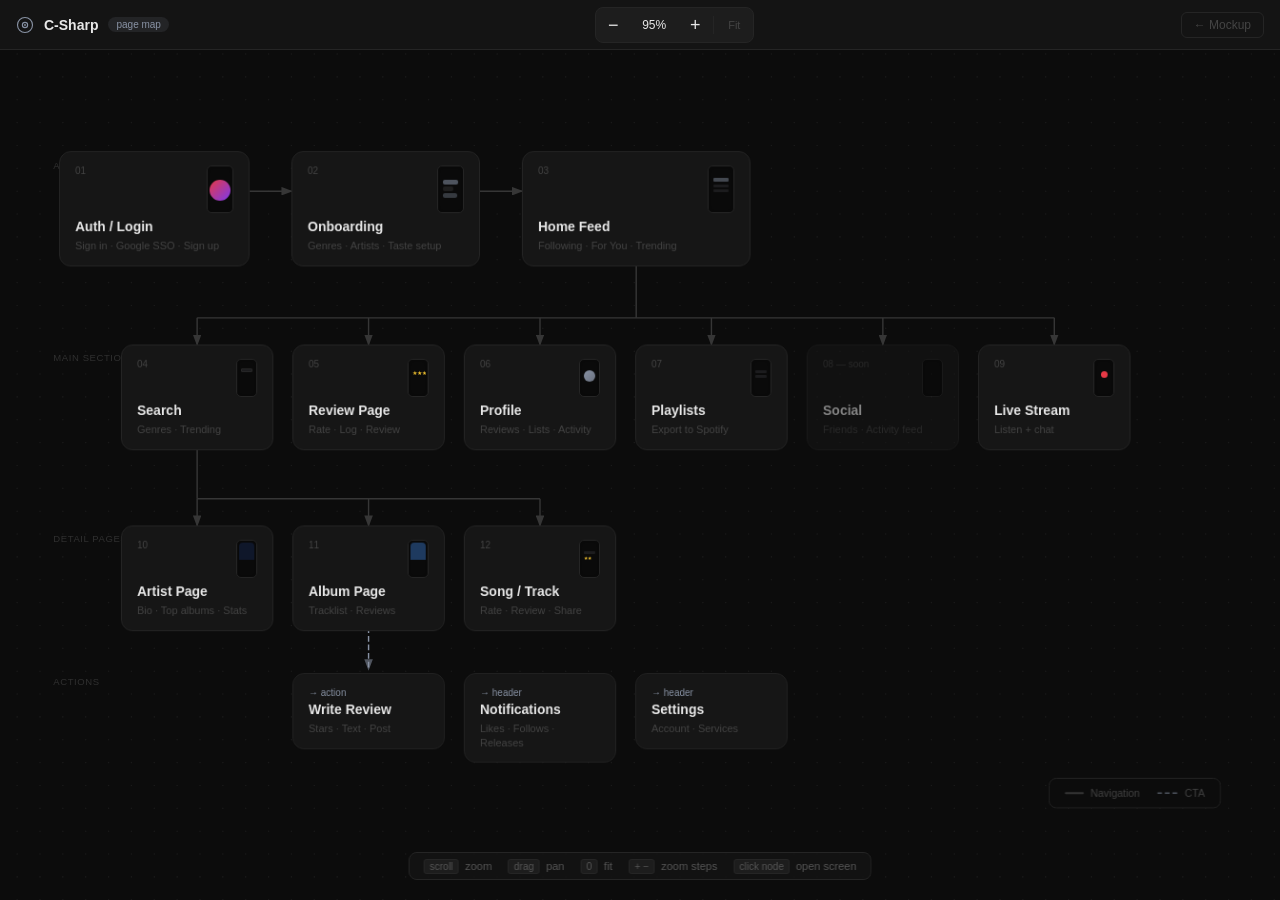
<file: flowchart.html>
<!DOCTYPE html>
<html lang="en">
<head>
  <meta charset="UTF-8">
  <meta name="viewport" content="width=device-width, initial-scale=1.0">
  <title>C-Sharp — Page Map</title>
  <style>
    *, *::before, *::after { box-sizing: border-box; margin: 0; padding: 0; }
    :root {
      --bg: #0c0c0c; --surface: #161616; --surface2: #1d1d1d; --border: #252525;
      --text: #e8e8e8; --dim: #444; --dim2: #303030; --accent: #8892a4;
    }
    html, body { height: 100%; background: var(--bg); color: var(--text); overflow: hidden;
      font-family: -apple-system, BlinkMacSystemFont, 'SF Pro Display', 'Segoe UI', sans-serif; }

    header {
      position: relative; z-index: 100; height: 50px;
      background: #161616ee; backdrop-filter: blur(16px);
      border-bottom: 1px solid var(--border);
      display: flex; align-items: center; justify-content: space-between; padding: 0 16px;
      flex-shrink: 0;
    }
    .h-left   { display: flex; align-items: center; gap: 10px; }
    .h-title  { font-size: 14px; font-weight: 600; }
    .h-tag    { font-size: 10px; background: rgba(136,146,164,.12); color: var(--accent); padding: 2px 8px; border-radius: 99px; font-weight: 500; }
    .h-back   { color: var(--dim); text-decoration: none; font-size: 12px; border: 1px solid var(--border); padding: 5px 12px; border-radius: 6px; transition: color .1s, border-color .1s; }
    .h-back:hover { color: var(--text); border-color: #444; }

    .zoom-controls {
      display: flex; align-items: center; gap: 4px;
      background: var(--surface2); border: 1px solid var(--border); border-radius: 8px; padding: 3px;
    }
    .zc-btn {
      width: 28px; height: 28px; border-radius: 5px; border: none; background: none;
      color: var(--text); font-size: 18px; cursor: pointer; display: flex; align-items: center;
      justify-content: center; font-family: inherit; transition: background .1s; line-height: 1;
    }
    .zc-btn:hover { background: rgba(255,255,255,.07); }
    .zc-pct { min-width: 46px; text-align: center; font-size: 12px; color: var(--text); font-feature-settings: 'tnum'; }
    .zc-sep { width: 1px; height: 18px; background: var(--border); }
    .zc-fit {
      padding: 0 10px; height: 28px; border-radius: 5px; border: none; background: none;
      color: var(--dim); font-size: 11px; cursor: pointer; font-family: inherit; transition: color .1s, background .1s;
    }
    .zc-fit:hover { color: var(--text); background: rgba(255,255,255,.07); }

    .hint {
      position: fixed; bottom: 20px; left: 50%; transform: translateX(-50%);
      background: rgba(20,20,20,.92); backdrop-filter: blur(12px);
      border: 1px solid var(--border); border-radius: 8px;
      font-size: 11px; color: #555; padding: 7px 14px;
      display: flex; gap: 16px; z-index: 200; pointer-events: none;
      transition: opacity 1.2s;
    }
    .hint.fade { opacity: 0; }
    .hint-key { background: var(--surface2); border: 1px solid var(--border); border-radius: 3px; padding: 1px 5px; font-size: 10px; margin-right: 3px; }

    /* infinite canvas */
    #canvas-outer {
      width: 100vw; height: calc(100vh - 50px);
      overflow: hidden; position: relative;
      cursor: grab; user-select: none; -webkit-user-select: none;
    }
    #canvas-outer.panning { cursor: grabbing; }

    /* dot grid background, moves with the canvas */
    #canvas-bg {
      position: absolute; inset: 0; pointer-events: none; z-index: 0;
    }

    #canvas-inner {
      position: absolute; top: 0; left: 0;
      transform-origin: 0 0;
      width: 1260px; height: 740px;
      z-index: 1;
    }

    .arrows {
      position: absolute; top: 0; left: 0;
      width: 1260px; height: 740px;
      pointer-events: none; overflow: visible;
    }

    .row-label {
      position: absolute; left: 14px;
      font-size: 10px; color: var(--dim2); text-transform: uppercase;
      letter-spacing: 0.6px; font-weight: 500; white-space: nowrap;
    }

    .node {
      position: absolute;
      background: var(--surface);
      border: 1.5px solid var(--border);
      border-radius: 12px;
      padding: 14px 16px 13px;
      cursor: pointer; text-decoration: none; color: var(--text);
      display: block; overflow: hidden;
      transition: border-color .2s, box-shadow .2s, transform .15s;
      will-change: transform;
    }
    .node:hover {
      border-color: var(--accent);
      box-shadow: 0 0 0 1px var(--accent), 0 12px 32px rgba(0,0,0,.6);
      transform: translateY(-3px);
    }
    .node-bar {
      position: absolute; top: 0; left: 14px; right: 14px;
      height: 2px; background: var(--accent); border-radius: 99px;
      opacity: 0; transition: opacity .2s;
    }
    .node:hover .node-bar { opacity: 1; }

    .node-ph {
      width: 28px; height: 50px; border-radius: 5px;
      border: 1.5px solid #262626; background: #090909;
      float: right; margin: 0 0 6px 10px; position: relative;
    }
    .node-ph::before {
      content: ''; position: absolute; top: 4px; left: 50%; transform: translateX(-50%);
      width: 13px; height: 4px; background: #000; border-radius: 3px;
    }
    .node-ph-screen {
      position: absolute; top: 2px; left: 2px; right: 2px; bottom: 2px;
      border-radius: 4px; overflow: hidden;
    }

    .node-eyebrow { font-size: 10px; color: var(--dim); margin-bottom: 4px; }
    .node-title   { font-size: 14px; font-weight: 700; line-height: 1.2; clear: right; }
    .node-desc    { font-size: 11px; color: var(--dim); margin-top: 4px; clear: both; line-height: 1.35; }

    .map-legend {
      position: absolute; bottom: 20px; right: 20px;
      display: flex; gap: 18px; font-size: 11px; color: var(--dim); align-items: center;
      background: rgba(14,14,14,.85); backdrop-filter: blur(8px);
      border: 1px solid var(--border); border-radius: 8px; padding: 9px 16px;
    }
    .leg-item { display: flex; align-items: center; gap: 7px; }
    .leg-line { width: 20px; height: 1.5px; border-radius: 1px; }
  </style>
</head>
<body>

<header>
  <div class="h-left">
    <svg viewBox="0 0 24 24" width="18" height="18" fill="none" stroke="#8892a4" stroke-width="1.5">
      <circle cx="12" cy="12" r="10"/><circle cx="12" cy="12" r="3.5"/>
      <circle cx="12" cy="12" r="1.2" fill="#8892a4" stroke="none"/>
    </svg>
    <span class="h-title">C-Sharp</span>
    <span class="h-tag">page map</span>
  </div>

  <div class="zoom-controls">
    <button class="zc-btn" id="btn-zoom-out" title="Zoom out  −">−</button>
    <span class="zc-pct" id="zoom-pct">100%</span>
    <button class="zc-btn" id="btn-zoom-in" title="Zoom in  +">+</button>
    <div class="zc-sep"></div>
    <button class="zc-fit" id="btn-fit" title="Fit to screen  0">Fit</button>
  </div>

  <a class="h-back" href="index.html">← Mockup</a>
</header>

<div id="canvas-outer">
  <canvas id="canvas-bg"></canvas>

  <div id="canvas-inner">

    <!-- SVG ARROWS -->
    <svg class="arrows">
      <defs>
        <marker id="arr" markerWidth="8" markerHeight="6" refX="7" refY="3" orient="auto">
          <polygon points="0 0, 8 3, 0 6" fill="#363636"/>
        </marker>
        <marker id="arr-acc" markerWidth="8" markerHeight="6" refX="7" refY="3" orient="auto">
          <polygon points="0 0, 8 3, 0 6" fill="#8892a4" opacity="0.55"/>
        </marker>
      </defs>

      <!-- Row 0: Auth → Onboarding → Home -->
      <line x1="220" y1="72" x2="264" y2="72" stroke="#363636" stroke-width="1.5" marker-end="url(#arr)"/>
      <line x1="462" y1="72" x2="506" y2="72" stroke="#363636" stroke-width="1.5" marker-end="url(#arr)"/>

      <!-- Home bottom (626,117) → H-bar at y=205 → drops to 6 row-1 nodes (CX: 165 345 525 705 885 1065) -->
      <line x1="626" y1="117" x2="626" y2="205" stroke="#363636" stroke-width="1.5"/>
      <line x1="165"  y1="205" x2="1065" y2="205" stroke="#363636" stroke-width="1.5"/>
      <line x1="165"  y1="205" x2="165"  y2="233" stroke="#363636" stroke-width="1.5" marker-end="url(#arr)"/>
      <line x1="345"  y1="205" x2="345"  y2="233" stroke="#363636" stroke-width="1.5" marker-end="url(#arr)"/>
      <line x1="525"  y1="205" x2="525"  y2="233" stroke="#363636" stroke-width="1.5" marker-end="url(#arr)"/>
      <line x1="705"  y1="205" x2="705"  y2="233" stroke="#363636" stroke-width="1.5" marker-end="url(#arr)"/>
      <line x1="885"  y1="205" x2="885"  y2="233" stroke="#363636" stroke-width="1.5" marker-end="url(#arr)"/>
      <line x1="1065" y1="205" x2="1065" y2="233" stroke="#363636" stroke-width="1.5" marker-end="url(#arr)"/>

      <!-- Search bottom (165,313) → H-bar at y=395 → Artist / Album / Song (CX: 165 345 525) -->
      <line x1="165" y1="313" x2="165" y2="395" stroke="#363636" stroke-width="1.5"/>
      <line x1="165" y1="395" x2="525" y2="395" stroke="#363636" stroke-width="1.5"/>
      <line x1="165" y1="395" x2="165" y2="423" stroke="#363636" stroke-width="1.5" marker-end="url(#arr)"/>
      <line x1="345" y1="395" x2="345" y2="423" stroke="#363636" stroke-width="1.5" marker-end="url(#arr)"/>
      <line x1="525" y1="395" x2="525" y2="423" stroke="#363636" stroke-width="1.5" marker-end="url(#arr)"/>

      <!-- Album bottom (345,503) → Write Review (y=578) dashed -->
      <line x1="345" y1="503" x2="345" y2="574"
            stroke="#8892a4" stroke-width="1.5" stroke-dasharray="6 3" marker-end="url(#arr-acc)"/>
    </svg>

    <!-- ROW LABELS -->
    <div class="row-label" style="top:40px">Auth Flow</div>
    <div class="row-label" style="top:241px">Main Sections</div>
    <div class="row-label" style="top:431px">Detail Pages</div>
    <div class="row-label" style="top:582px">Actions</div>

    <!-- ═══════════════════════════════════════
         ROW 0   y=30  h=87  w=200/240
         Auth cx=120    Onbo cx=363    Home cx=626
    ═══════════════════════════════════════ -->

    <a class="node" href="index.html?screen=auth" style="left:20px;top:30px;width:200px">
      <div class="node-bar"></div>
      <div class="node-ph">
        <div class="node-ph-screen" style="background:#0a0a0a">
          <div style="width:22px;height:22px;border-radius:50%;background:linear-gradient(135deg,#e63946,#7c3aed);margin:12px auto 0"></div>
        </div>
      </div>
      <div class="node-eyebrow">01</div>
      <div class="node-title">Auth / Login</div>
      <div class="node-desc">Sign in · Google SSO · Sign up</div>
    </a>

    <a class="node" href="index.html?screen=onboarding" style="left:264px;top:30px;width:198px">
      <div class="node-bar"></div>
      <div class="node-ph">
        <div class="node-ph-screen" style="background:#0a0a0a">
          <div style="display:flex;flex-wrap:wrap;gap:2px;padding:12px 3px 0">
            <div style="height:5px;width:18px;background:#8892a4;border-radius:2px;opacity:0.55"></div>
            <div style="height:5px;width:11px;background:#1e1e1e;border-radius:2px"></div>
            <div style="height:5px;width:15px;background:#8892a4;border-radius:2px;opacity:0.35"></div>
          </div>
        </div>
      </div>
      <div class="node-eyebrow">02</div>
      <div class="node-title">Onboarding</div>
      <div class="node-desc">Genres · Artists · Taste setup</div>
    </a>

    <a class="node" href="index.html?screen=home" style="left:506px;top:30px;width:240px">
      <div class="node-bar"></div>
      <div class="node-ph">
        <div class="node-ph-screen" style="background:#0a0a0a">
          <div style="height:4px;background:#8892a4;margin:10px 3px 3px;border-radius:1px;opacity:0.45"></div>
          <div style="height:3px;background:#1c1c1e;margin:0 3px 2px;border-radius:1px"></div>
          <div style="height:3px;background:#1c1c1e;margin:0 3px;border-radius:1px"></div>
        </div>
      </div>
      <div class="node-eyebrow">03</div>
      <div class="node-title">Home Feed</div>
      <div class="node-desc">Following · For You · Trending</div>
    </a>

    <!-- ═══════════════════════════════════════
         ROW 1   y=233  h=80  w=160  gap=20
         L:  85  265  445  625  805  985
         CX: 165 345  525  705  885  1065
    ═══════════════════════════════════════ -->

    <a class="node" href="index.html?screen=search" style="left:85px;top:233px;width:160px">
      <div class="node-bar"></div>
      <div class="node-ph" style="width:22px;height:40px">
        <div class="node-ph-screen" style="background:#0a0a0a">
          <div style="height:4px;background:#1c1c1e;margin:7px 2px 2px;border-radius:1px;border:1px solid #282828"></div>
        </div>
      </div>
      <div class="node-eyebrow">04</div>
      <div class="node-title">Search</div>
      <div class="node-desc">Genres · Trending</div>
    </a>

    <a class="node" href="index.html?screen=review" style="left:265px;top:233px;width:160px">
      <div class="node-bar"></div>
      <div class="node-ph" style="width:22px;height:40px">
        <div class="node-ph-screen" style="background:#0a0a0a">
          <div style="display:flex;gap:1px;padding:9px 2px 0"><span style="color:#f4c430;font-size:6px;line-height:1">★★★</span></div>
        </div>
      </div>
      <div class="node-eyebrow">05</div>
      <div class="node-title">Review Page</div>
      <div class="node-desc">Rate · Log · Review</div>
    </a>

    <a class="node" href="index.html?screen=profile" style="left:445px;top:233px;width:160px">
      <div class="node-bar"></div>
      <div class="node-ph" style="width:22px;height:40px">
        <div class="node-ph-screen" style="background:#0a0a0a">
          <div style="width:12px;height:12px;border-radius:50%;background:linear-gradient(135deg,#8892a4,#6b7280);margin:9px auto 0"></div>
        </div>
      </div>
      <div class="node-eyebrow">06</div>
      <div class="node-title">Profile</div>
      <div class="node-desc">Reviews · Lists · Activity</div>
    </a>

    <a class="node" href="index.html?screen=playlists" style="left:625px;top:233px;width:160px">
      <div class="node-bar"></div>
      <div class="node-ph" style="width:22px;height:40px">
        <div class="node-ph-screen" style="background:#0a0a0a">
          <div style="height:3px;background:#1c1c1e;margin:9px 2px 2px;border-radius:1px"></div>
          <div style="height:3px;background:#1c1c1e;margin:0 2px;border-radius:1px"></div>
        </div>
      </div>
      <div class="node-eyebrow">07</div>
      <div class="node-title">Playlists</div>
      <div class="node-desc">Export to Spotify</div>
    </a>

    <a class="node" href="index.html?screen=home" style="left:805px;top:233px;width:160px;opacity:0.55">
      <div class="node-bar"></div>
      <div class="node-ph" style="width:22px;height:40px">
        <div class="node-ph-screen" style="background:#0a0a0a"></div>
      </div>
      <div class="node-eyebrow">08 — soon</div>
      <div class="node-title">Social</div>
      <div class="node-desc">Friends · Activity feed</div>
    </a>

    <a class="node" href="index.html?screen=live" style="left:985px;top:233px;width:160px">
      <div class="node-bar"></div>
      <div class="node-ph" style="width:22px;height:40px">
        <div class="node-ph-screen" style="background:#0a0a0a">
          <div style="width:7px;height:7px;border-radius:50%;background:#e63946;margin:10px auto 0"></div>
        </div>
      </div>
      <div class="node-eyebrow">09</div>
      <div class="node-title">Live Stream</div>
      <div class="node-desc">Listen + chat</div>
    </a>

    <!-- ═══════════════════════════════════════
         ROW 2   y=423  h=80  w=160
         L:  85  265  445
         CX: 165 345  525
    ═══════════════════════════════════════ -->

    <a class="node" href="index.html?screen=artist" style="left:85px;top:423px;width:160px">
      <div class="node-bar"></div>
      <div class="node-ph" style="width:22px;height:40px">
        <div class="node-ph-screen" style="background:linear-gradient(to bottom,#0f172a 52%,#0a0a0a 52%)"></div>
      </div>
      <div class="node-eyebrow">10</div>
      <div class="node-title">Artist Page</div>
      <div class="node-desc">Bio · Top albums · Stats</div>
    </a>

    <a class="node" href="index.html?screen=album" style="left:265px;top:423px;width:160px">
      <div class="node-bar"></div>
      <div class="node-ph" style="width:22px;height:40px">
        <div class="node-ph-screen" style="background:linear-gradient(to bottom,#1e3a5f 52%,#0a0a0a 52%)"></div>
      </div>
      <div class="node-eyebrow">11</div>
      <div class="node-title">Album Page</div>
      <div class="node-desc">Tracklist · Reviews</div>
    </a>

    <a class="node" href="index.html?screen=song" style="left:445px;top:423px;width:160px">
      <div class="node-bar"></div>
      <div class="node-ph" style="width:22px;height:40px">
        <div class="node-ph-screen" style="background:#0a0a0a">
          <div style="height:3px;background:#1c1c1e;margin:9px 2px 2px;border-radius:1px"></div>
          <div style="display:flex;gap:1px;padding:0 2px"><span style="color:#f4c430;font-size:5px;line-height:1">★★</span></div>
        </div>
      </div>
      <div class="node-eyebrow">12</div>
      <div class="node-title">Song / Track</div>
      <div class="node-desc">Rate · Review · Share</div>
    </a>

    <!-- ═══════════════════════════════════════
         ROW 3   y=578  action nodes
    ═══════════════════════════════════════ -->

    <a class="node" href="index.html?screen=review" style="left:265px;top:578px;width:160px;border-color:#222">
      <div class="node-bar"></div>
      <div class="node-eyebrow" style="color:var(--accent)">→ action</div>
      <div class="node-title">Write Review</div>
      <div class="node-desc">Stars · Text · Post</div>
    </a>

    <!-- Reached from the global header (bell / gear) on every screen, so they
         hang off no single parent and take no connector line. -->
    <a class="node" href="index.html?screen=notifications" style="left:445px;top:578px;width:160px;border-color:#222">
      <div class="node-bar"></div>
      <div class="node-eyebrow" style="color:var(--accent)">→ header</div>
      <div class="node-title">Notifications</div>
      <div class="node-desc">Likes · Follows · Releases</div>
    </a>

    <a class="node" href="index.html?screen=settings" style="left:625px;top:578px;width:160px;border-color:#222">
      <div class="node-bar"></div>
      <div class="node-eyebrow" style="color:var(--accent)">→ header</div>
      <div class="node-title">Settings</div>
      <div class="node-desc">Account · Services</div>
    </a>

    <!-- LEGEND -->
    <div class="map-legend">
      <div class="leg-item"><div class="leg-line" style="background:#363636"></div><span>Navigation</span></div>
      <div class="leg-item">
        <svg width="22" height="8"><line x1="0" y1="4" x2="22" y2="4" stroke="#8892a4" stroke-width="1.5" stroke-dasharray="5,3" opacity="0.55"/></svg>
        <span>CTA</span>
      </div>
    </div>

  </div><!-- /canvas-inner -->
</div><!-- /canvas-outer -->

<div class="hint" id="hint">
  <span><span class="hint-key">scroll</span> zoom</span>
  <span><span class="hint-key">drag</span> pan</span>
  <span><span class="hint-key">0</span> fit</span>
  <span><span class="hint-key">+ −</span> zoom steps</span>
  <span><span class="hint-key">click node</span> open screen</span>
</div>

<script>
// ── State ──
let scale = 1, ox = 0, oy = 0;
let dragging = false, sx = 0, sy = 0, sox = 0, soy = 0;
let lastTouchDist = null;
let lastTouchX = 0, lastTouchY = 0;

const co = document.getElementById('canvas-outer');
const ci = document.getElementById('canvas-inner');
const zLabel = document.getElementById('zoom-pct');
const hint = document.getElementById('hint');
const bgCanvas = document.getElementById('canvas-bg');
const bgCtx = bgCanvas.getContext('2d');

const CW = 1260, CH = 740;
const MIN = 0.12, MAX = 3.5;

// ── Grid background ──────────────────────────────────────────
function drawGrid() {
  const w = co.clientWidth, h = co.clientHeight;
  bgCanvas.width = w; bgCanvas.height = h;
  const spacing = 24 * scale;
  const dotR = 0.8;
  const startX = ((ox % spacing) + spacing) % spacing;
  const startY = ((oy % spacing) + spacing) % spacing;
  bgCtx.clearRect(0, 0, w, h);
  bgCtx.fillStyle = 'rgba(255,255,255,0.06)';
  for (let x = startX; x < w; x += spacing) {
    for (let y = startY; y < h; y += spacing) {
      bgCtx.beginPath();
      bgCtx.arc(x, y, dotR, 0, Math.PI * 2);
      bgCtx.fill();
    }
  }
}

// ── Apply transform ──────────────────────────────────────────
function applyTransform() {
  ci.style.transform = `translate(${ox}px, ${oy}px) scale(${scale})`;
  zLabel.textContent = Math.round(scale * 100) + '%';
  drawGrid();
}

// ── Fit to viewport ──────────────────────────────────────────
function fit(pad) {
  pad = pad ?? 50;
  const ow = co.clientWidth, oh = co.clientHeight;
  scale = Math.max(MIN, Math.min(MAX, Math.min((ow - pad*2) / CW, (oh - pad*2) / CH)));
  ox = (ow - CW * scale) / 2;
  oy = (oh - CH * scale) / 2;
  applyTransform();
}

// ── Zoom toward a point ──────────────────────────────────────
function zoomAt(mx, my, factor) {
  const ns = Math.max(MIN, Math.min(MAX, scale * factor));
  const af = ns / scale;
  ox = mx + (ox - mx) * af;
  oy = my + (oy - my) * af;
  scale = ns;
  applyTransform();
}

// ── Wheel ────────────────────────────────────────────────────
co.addEventListener('wheel', e => {
  e.preventDefault();
  const rect = co.getBoundingClientRect();
  const mx = e.clientX - rect.left;
  const my = e.clientY - rect.top;

  if (e.ctrlKey) {
    // Pinch to zoom (trackpad)
    zoomAt(mx, my, e.deltaY > 0 ? 0.94 : 1/0.94);
  } else if (Math.abs(e.deltaY) < 50 && Math.abs(e.deltaX) < 50) {
    // Trackpad two-finger pan
    ox -= e.deltaX;
    oy -= e.deltaY;
    applyTransform();
  } else {
    // Mouse wheel zoom
    zoomAt(mx, my, e.deltaY < 0 ? 1.15 : 1/1.15);
  }
}, { passive: false });

// ── Mouse drag ───────────────────────────────────────────────
co.addEventListener('mousedown', e => {
  // don't intercept clicks on nodes (unless middle click)
  if (e.button === 0 && e.target.closest('a.node')) return;
  e.preventDefault();
  dragging = true;
  sx = e.clientX; sy = e.clientY;
  sox = ox; soy = oy;
  co.classList.add('panning');
});
window.addEventListener('mousemove', e => {
  if (!dragging) return;
  ox = sox + (e.clientX - sx);
  oy = soy + (e.clientY - sy);
  applyTransform();
});
window.addEventListener('mouseup', () => {
  if (!dragging) return;
  dragging = false;
  co.classList.remove('panning');
});

// ── Touch ────────────────────────────────────────────────────
co.addEventListener('touchstart', e => {
  e.preventDefault();
  if (e.touches.length === 2) {
    const dx = e.touches[0].clientX - e.touches[1].clientX;
    const dy = e.touches[0].clientY - e.touches[1].clientY;
    lastTouchDist = Math.hypot(dx, dy);
    lastTouchX = (e.touches[0].clientX + e.touches[1].clientX) / 2;
    lastTouchY = (e.touches[0].clientY + e.touches[1].clientY) / 2;
  } else {
    lastTouchDist = null;
    sx = e.touches[0].clientX; sy = e.touches[0].clientY;
    sox = ox; soy = oy;
  }
}, { passive: false });

co.addEventListener('touchmove', e => {
  e.preventDefault();
  const rect = co.getBoundingClientRect();
  if (e.touches.length === 2 && lastTouchDist) {
    const dx = e.touches[0].clientX - e.touches[1].clientX;
    const dy = e.touches[0].clientY - e.touches[1].clientY;
    const dist = Math.hypot(dx, dy);
    const midX = (e.touches[0].clientX + e.touches[1].clientX) / 2 - rect.left;
    const midY = (e.touches[0].clientY + e.touches[1].clientY) / 2 - rect.top;
    zoomAt(midX, midY, dist / lastTouchDist);
    lastTouchDist = dist;
  } else if (e.touches.length === 1) {
    ox = sox + (e.touches[0].clientX - sx);
    oy = soy + (e.touches[0].clientY - sy);
    applyTransform();
  }
}, { passive: false });
co.addEventListener('touchend', () => { lastTouchDist = null; });

// ── Keyboard ─────────────────────────────────────────────────
document.addEventListener('keydown', e => {
  if (e.target.tagName === 'INPUT' || e.target.tagName === 'TEXTAREA') return;
  if (e.key === '0') { fit(); return; }
  if (e.key === '=' || e.key === '+') { zoomAt(co.clientWidth/2, co.clientHeight/2, 1.25); return; }
  if (e.key === '-') { zoomAt(co.clientWidth/2, co.clientHeight/2, 1/1.25); return; }
  if (e.key === 'ArrowLeft')  { ox += 60; applyTransform(); }
  if (e.key === 'ArrowRight') { ox -= 60; applyTransform(); }
  if (e.key === 'ArrowUp')    { oy += 60; applyTransform(); }
  if (e.key === 'ArrowDown')  { oy -= 60; applyTransform(); }
});

// ── Toolbar ──────────────────────────────────────────────────
document.getElementById('btn-zoom-in').addEventListener('click',  () => zoomAt(co.clientWidth/2, co.clientHeight/2, 1.3));
document.getElementById('btn-zoom-out').addEventListener('click', () => zoomAt(co.clientWidth/2, co.clientHeight/2, 1/1.3));
document.getElementById('btn-fit').addEventListener('click', () => fit());

// ── Init ─────────────────────────────────────────────────────
window.addEventListener('load', () => {
  fit(40);
  bgCanvas.style.position = 'absolute';
  bgCanvas.style.inset = '0';
  bgCanvas.style.pointerEvents = 'none';
  setTimeout(() => hint.classList.add('fade'), 5000);
});

let resizeT;
window.addEventListener('resize', () => {
  clearTimeout(resizeT);
  resizeT = setTimeout(() => { fit(40); }, 150);
});
</script>
</body>
</html>
</file>
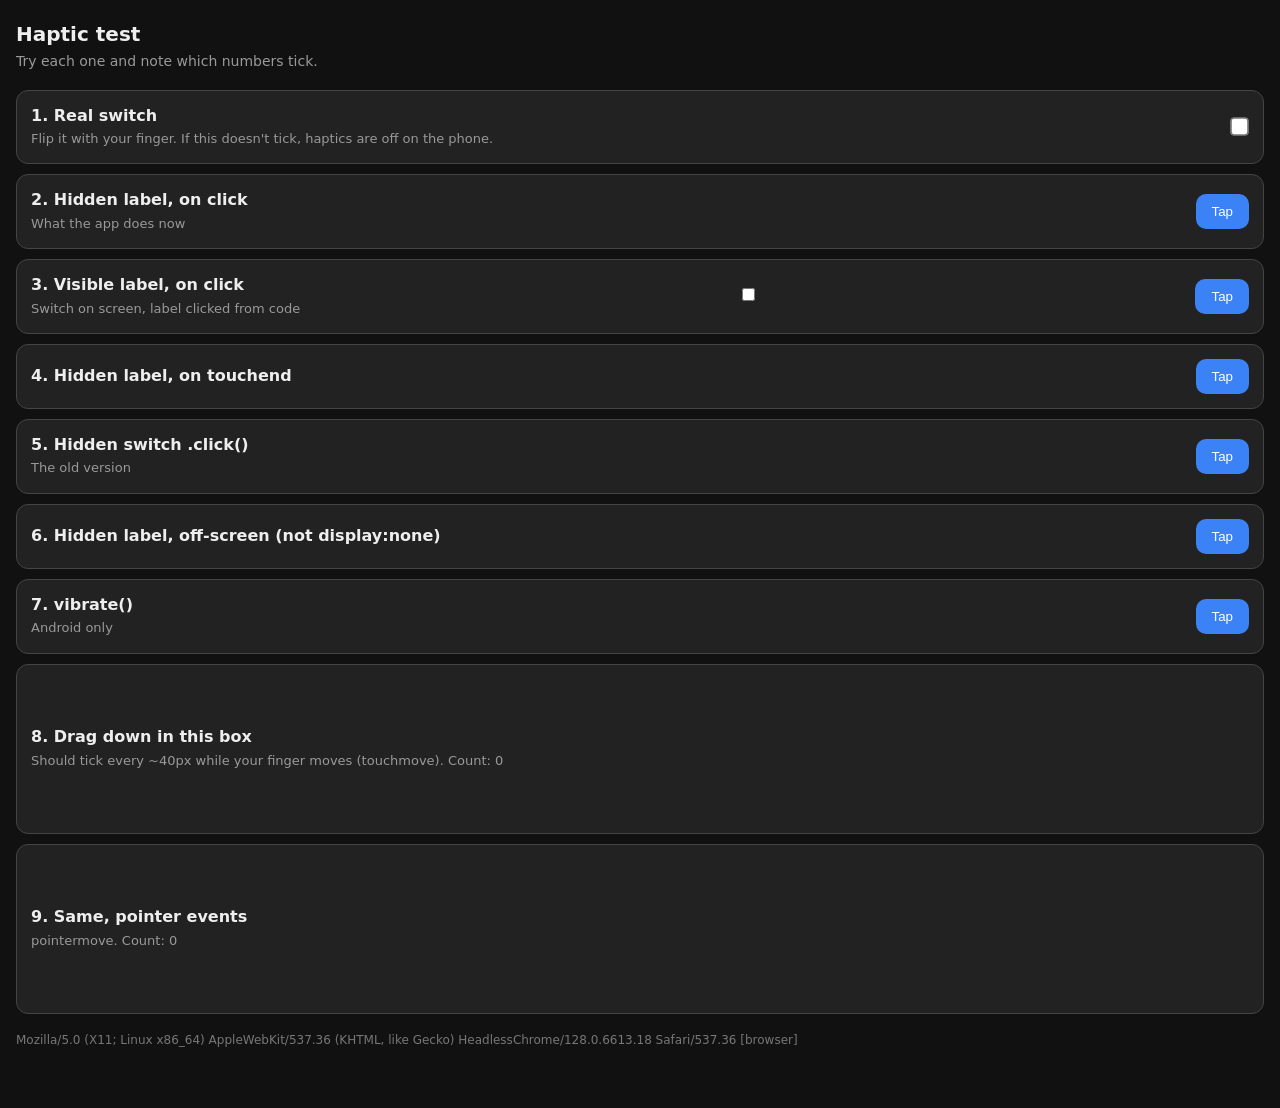
<file: haptic-test.html>
<!doctype html>
<html lang="en">
<head>
<meta charset="utf-8">
<meta name="viewport" content="width=device-width, initial-scale=1, maximum-scale=1, user-scalable=no">
<title>Haptic Test</title>
<style>
  :root { --bg: #111; --ink: #eee; --card: #222; --line: #444; }
  body { margin: 0; padding: 20px 16px 60px; background: var(--bg); color: var(--ink);
         font: 16px/1.4 -apple-system, system-ui, sans-serif; }
  h1 { font-size: 20px; margin: 0 0 4px; }
  p.sub { margin: 0 0 18px; color: #999; font-size: 14px; }
  .row { display: flex; align-items: center; justify-content: space-between; gap: 12px;
         background: var(--card); border: 1px solid var(--line); border-radius: 12px;
         padding: 14px; margin-bottom: 10px; }
  .row b { display: block; }
  .row i { font-style: normal; color: #999; font-size: 13px; }
  button { font: 600 15px inherit; padding: 10px 16px; border-radius: 10px; border: 0;
           background: #3b82f6; color: #fff; flex-shrink: 0; }
  #ua { color: #777; font-size: 12px; margin-top: 18px; word-break: break-all; }
</style>
</head>
<body>
<h1>Haptic test</h1>
<p class="sub">Try each one and note which numbers tick.</p>

<div class="row"><span><b>1. Real switch</b><i>Flip it with your finger. If this doesn't tick, haptics are off on the phone.</i></span>
  <input type="checkbox" switch style="transform:scale(1.4)"></div>

<div class="row"><span><b>2. Hidden label, on click</b><i>What the app does now</i></span>
  <button id="t2">Tap</button></div>

<div class="row"><span><b>3. Visible label, on click</b><i>Switch on screen, label clicked from code</i></span>
  <label id="l3"><input type="checkbox" switch></label><button id="t3">Tap</button></div>

<div class="row"><span><b>4. Hidden label, on touchend</b></span>
  <button id="t4">Tap</button></div>

<div class="row"><span><b>5. Hidden switch .click()</b><i>The old version</i></span>
  <button id="t5">Tap</button></div>

<div class="row"><span><b>6. Hidden label, off-screen (not display:none)</b></span>
  <button id="t6">Tap</button></div>

<div class="row"><span><b>7. vibrate()</b><i>Android only</i></span>
  <button id="t7">Tap</button></div>

<div class="row" id="drag8" style="height:140px;touch-action:none"><span><b>8. Drag down in this box</b><i>Should tick every ~40px while your finger moves (touchmove). Count: <span id="c8">0</span></i></span></div>

<div class="row" id="drag9" style="height:140px;touch-action:none"><span><b>9. Same, pointer events</b><i>pointermove. Count: <span id="c9">0</span></i></span></div>

<div id="ua"></div>
<script>
  document.getElementById('ua').textContent = navigator.userAgent +
    (navigator.standalone ? '  [home screen]' : '  [browser]');
  function hiddenLabel(style) {
    const lb = document.createElement('label');
    lb.setAttribute('aria-hidden', 'true'); lb.style.cssText = style;
    lb.innerHTML = '<input type="checkbox" switch>';
    document.body.appendChild(lb);
    lb.click(); lb.remove();
  }
  t2.onclick = () => hiddenLabel('display:none');
  t3.onclick = () => l3.click();
  t4.addEventListener('touchend', () => hiddenLabel('display:none'));
  t5.onclick = () => { const i = document.createElement('input'); i.type = 'checkbox';
    i.setAttribute('switch', ''); i.style.cssText = 'position:fixed;opacity:0;left:-9px';
    document.body.appendChild(i); i.click(); i.remove(); };
  t6.onclick = () => hiddenLabel('position:fixed;left:-100px;top:0;opacity:0.01');
  function dragTest(el, cnt, down, move) {
    let y0 = null, n = 0;
    el.addEventListener(down, e => { y0 = (e.touches ? e.touches[0] : e).clientY; });
    el.addEventListener(move, e => {
      if (y0 == null) return;
      const y = (e.touches ? e.touches[0] : e).clientY;
      if (Math.abs(y - y0) >= 40) { y0 = y; cnt.textContent = ++n; hiddenLabel('display:none'); }
    }, { passive: false });
    el.addEventListener(down === 'touchstart' ? 'touchend' : 'pointerup', () => { y0 = null; });
  }
  dragTest(drag8, c8, 'touchstart', 'touchmove');
  dragTest(drag9, c9, 'pointerdown', 'pointermove');
  t7.onclick = () => { if (navigator.vibrate) navigator.vibrate(30); else t7.textContent = 'n/a'; };
</script>
</body>
</html>
</file>
